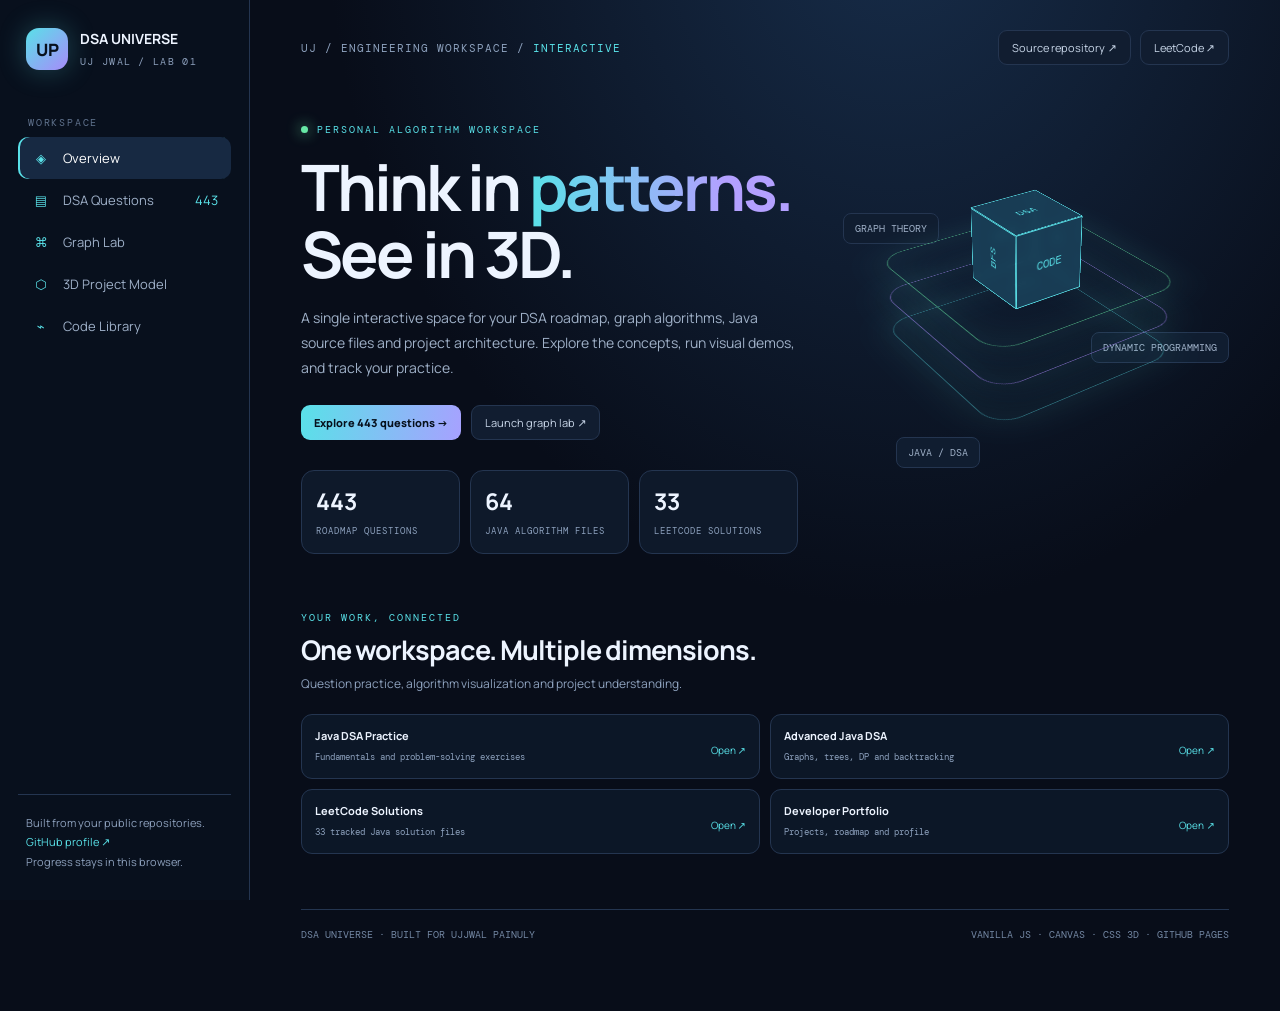
<file: portfolio/dsa-lab/index.html>
<!doctype html>
<html lang="en"><head><meta charset="utf-8"><meta name="viewport" content="width=device-width,initial-scale=1"><meta name="theme-color" content="#080d19"><meta name="description" content="Ujjwal's interactive DSA universe — 443 roadmap questions, Java algorithm library, graph visualizer and 3D project architecture."><title>DSA Universe — Ujjwal Painuly</title><link rel="preconnect" href="https://fonts.googleapis.com"><link href="https://fonts.googleapis.com/css2?family=DM+Mono:wght@400;500&family=Manrope:wght@400;500;600;700;800&display=swap" rel="stylesheet"><style>
:root{--bg:#080d19;--panel:#101a2b;--panel2:#132139;--line:#243550;--text:#edf4ff;--muted:#8da1bd;--cyan:#59e1e8;--violet:#a78bfa;--green:#67e8a5;--amber:#f6c66b;--shadow:0 22px 70px #0006}*{box-sizing:border-box}html{scroll-behavior:smooth}body{margin:0;background:radial-gradient(ellipse at 70% -10%,#172d4a 0,transparent 45%),var(--bg);color:var(--text);font-family:Manrope,system-ui,sans-serif}button,input{font:inherit}a{color:inherit;text-decoration:none}.shell{display:grid;grid-template-columns:250px 1fr;min-height:100vh}.side{position:sticky;top:0;height:100vh;padding:28px 18px;border-right:1px solid var(--line);background:#09111ee8;backdrop-filter:blur(18px);display:flex;flex-direction:column;z-index:5}.brand{display:flex;gap:12px;align-items:center;padding:0 8px 28px}.mark{width:42px;height:42px;border-radius:13px;background:linear-gradient(135deg,var(--cyan),var(--violet));display:grid;place-items:center;color:#08111e;font-weight:900;font-size:17px;box-shadow:0 0 28px #59e1e844}.brand b{display:block;font-size:14px}.brand small{color:var(--muted);font:10px 'DM Mono';letter-spacing:1.3px}.navlabel{font:10px 'DM Mono';color:#60738e;letter-spacing:1.8px;padding:18px 10px 8px}.nav button{width:100%;border:0;background:transparent;color:#9eb0c8;text-align:left;padding:12px 13px;border-radius:10px;cursor:pointer;font-size:13px;display:flex;align-items:center;gap:12px}.nav button.active,.nav button:hover{background:#172942;color:white}.nav button.active{box-shadow:inset 2px 0 var(--cyan)}.nav i{font-style:normal;width:20px;text-align:center;color:var(--cyan)}.sidefoot{margin-top:auto;border-top:1px solid var(--line);padding:18px 8px 0;color:var(--muted);font-size:11px;line-height:1.8}.sidefoot a{color:var(--cyan)}main{min-width:0;padding:30px clamp(18px,4vw,58px) 70px;max-width:1600px;width:100%;margin:auto}.topbar{display:flex;justify-content:space-between;align-items:center;gap:15px;margin-bottom:32px}.crumb{font:11px 'DM Mono';color:var(--muted);letter-spacing:1px}.toplinks{display:flex;gap:9px;flex-wrap:wrap}.pillbtn{border:1px solid var(--line);background:#111d30;color:#c8d6e8;border-radius:9px;padding:9px 13px;font-size:11px}.pillbtn:hover{border-color:var(--cyan);color:white}.hero{display:grid;grid-template-columns:1.1fr .9fr;gap:25px;align-items:center;padding:26px 0 45px}.eyebrow{font:10px 'DM Mono';letter-spacing:2px;color:var(--cyan);display:flex;align-items:center;gap:9px}.pulse{width:7px;height:7px;background:var(--green);border-radius:50%;box-shadow:0 0 14px var(--green)}h1{font-size:clamp(38px,5vw,67px);line-height:1.04;letter-spacing:-3px;margin:18px 0}.grad{background:linear-gradient(90deg,var(--cyan),#b3a0ff 75%);color:transparent;background-clip:text}.lede{color:#9fb0c7;line-height:1.8;max-width:620px;font-size:14px}.hero-actions{display:flex;gap:10px;flex-wrap:wrap;margin-top:24px}.primary{background:linear-gradient(100deg,var(--cyan),#a7a1ff);color:#07111d;border:0;font-weight:800}.statgrid{display:grid;grid-template-columns:repeat(3,1fr);gap:10px;margin-top:30px}.stat{border:1px solid var(--line);background:#0e192a;padding:14px;border-radius:13px}.stat strong{font-size:23px;display:block}.stat span{font:9px 'DM Mono';color:var(--muted);letter-spacing:1px}.hero-art{height:300px;display:grid;place-items:center;perspective:900px;position:relative}.core{width:210px;height:210px;position:relative;transform-style:preserve-3d;transform:rotateX(58deg) rotateZ(-35deg);animation:float 9s ease-in-out infinite}.core .plane{position:absolute;inset:0;border:1px solid #59e1e866;border-radius:28px;box-shadow:inset 0 0 55px #59e1e812,0 0 45px #59e1e81c}.plane.p2{transform:translateZ(38px);border-color:#a78bfa88}.plane.p3{transform:translateZ(76px);border-color:#67e8a588}.core .cube{position:absolute;left:68px;top:68px;width:74px;height:74px;transform-style:preserve-3d;transform:translateZ(100px)}.face{position:absolute;width:74px;height:74px;background:#183c55dd;border:1px solid var(--cyan);display:grid;place-items:center;color:var(--cyan);font:12px 'DM Mono';backdrop-filter:blur(5px)}.front{transform:translateZ(37px)}.back{transform:rotateY(180deg) translateZ(37px)}.right{transform:rotateY(90deg) translateZ(37px)}.left{transform:rotateY(-90deg) translateZ(37px)}.top{transform:rotateX(90deg) translateZ(37px)}.bottom{transform:rotateX(-90deg) translateZ(37px)}@keyframes float{50%{transform:rotateX(58deg) rotateZ(-15deg) translateY(-12px)}}.orbitlabel{position:absolute;font:10px 'DM Mono';color:#9fb0c7;background:#101d30;border:1px solid var(--line);padding:8px 11px;border-radius:8px}.ol1{top:25px;left:5%}.ol2{right:0;top:48%}.ol3{bottom:20px;left:18%}.view{display:none}.view.active{display:block}.sectionhead{display:flex;justify-content:space-between;align-items:end;gap:18px;margin:12px 0 22px}.sectionhead h2{font-size:27px;letter-spacing:-1px;margin:7px 0}.sectionhead p{color:var(--muted);font-size:12px;margin:0}.panel{background:linear-gradient(145deg,#111e31,#0c1626);border:1px solid var(--line);border-radius:17px;box-shadow:var(--shadow)}.toolbar{display:flex;gap:10px;flex-wrap:wrap;padding:15px;border-bottom:1px solid var(--line)}.search{flex:1;min-width:190px;background:#091321;border:1px solid #2b405c;color:white;padding:11px 13px;border-radius:9px;outline:none}.search:focus{border-color:var(--cyan)}select{background:#091321;color:#dce9f8;border:1px solid #2b405c;padding:10px;border-radius:9px}.progresswrap{padding:13px 16px;border-bottom:1px solid var(--line)}.progressmeta{display:flex;justify-content:space-between;font:10px 'DM Mono';color:var(--muted);margin-bottom:9px}.track{height:6px;background:#25364e;border-radius:9px;overflow:hidden}.track span{display:block;height:100%;background:linear-gradient(90deg,var(--cyan),var(--violet));width:0;transition:width .3s}.questionlist{max-height:590px;overflow:auto;padding:7px 14px}.qrow{display:grid;grid-template-columns:22px 1fr auto;gap:10px;align-items:center;padding:12px 6px;border-bottom:1px solid #1c2b40}.qrow:last-child{border:0}.qrow input{accent-color:var(--cyan);width:16px;height:16px}.qtitle{font-size:12px;font-weight:700}.qcat{font:9px 'DM Mono';color:#8297b3;margin-top:4px}.qrow a{font:10px 'DM Mono';color:var(--cyan);white-space:nowrap}.qrow.done .qtitle{text-decoration:line-through;color:#70829a}.empty{padding:35px;text-align:center;color:var(--muted)}.split{display:grid;grid-template-columns:1fr 310px;gap:15px}.canvasbox{padding:14px}.canvashead{display:flex;justify-content:space-between;align-items:center;gap:10px;margin-bottom:12px}.canvashead b{font-size:13px}.canvashead small{color:var(--muted);font:10px 'DM Mono'}.graphcanvas{width:100%;height:370px;background:radial-gradient(ellipse,#13243b,#0a1423 75%);border:1px solid var(--line);border-radius:12px;display:block}.controls{display:flex;gap:8px;flex-wrap:wrap;margin:13px 0}.controls button,.action{background:#172942;color:#dbe8f8;border:1px solid #2c4260;border-radius:8px;padding:9px 12px;font-size:11px;cursor:pointer}.controls button:hover,.action:hover{border-color:var(--cyan)}.controls button.selected{background:#1a4050;border-color:var(--cyan);color:var(--cyan)}.log{background:#091321;border:1px solid var(--line);border-radius:11px;padding:13px;min-height:85px;color:#9fb2cc;font:11px/1.8 'DM Mono'}.sideinfo{padding:17px}.sideinfo h3{font-size:14px;margin:0 0 10px}.sideinfo p,.sideinfo li{color:var(--muted);font-size:11px;line-height:1.8}.sideinfo ul{padding-left:17px}.legend{display:flex;gap:13px;flex-wrap:wrap;margin-top:12px;font:9px 'DM Mono';color:var(--muted)}.dot{display:inline-block;width:7px;height:7px;border-radius:50%;margin-right:5px}.modelgrid{display:grid;grid-template-columns:1fr 1fr;gap:15px}.modelcard{padding:18px;min-height:350px;overflow:hidden}.modelcard h3{font-size:16px;margin:0 0 5px}.modelcard>p{font-size:11px;color:var(--muted);line-height:1.7}.modelstage{height:220px;display:grid;place-items:center;perspective:850px;overflow:hidden}.architecture{position:relative;width:260px;height:160px;transform-style:preserve-3d;transform:rotateX(57deg) rotateZ(-32deg);transition:transform .15s}.layer{position:absolute;left:35px;width:190px;height:54px;border:1px solid #59e1e8aa;border-radius:10px;background:linear-gradient(135deg,#163b54dd,#172a49dd);display:flex;align-items:center;justify-content:center;gap:8px;font:10px 'DM Mono';color:#c9faff;box-shadow:0 12px 25px #0005}.layer:nth-child(1){top:0;transform:translateZ(0)}.layer:nth-child(2){top:30px;transform:translateZ(-48px);border-color:#a78bfa}.layer:nth-child(3){top:60px;transform:translateZ(-96px);border-color:#67e8a5}.layer:nth-child(4){top:90px;transform:translateZ(-144px);border-color:#f6c66b}.layer span{font-size:18px}.projectlinks{display:flex;gap:8px;flex-wrap:wrap;margin-top:12px}.repo-list{display:grid;grid-template-columns:repeat(2,1fr);gap:10px}.repo{padding:13px;border:1px solid var(--line);border-radius:11px;background:#0c1727}.repo b{font-size:11px;display:block}.repo small{font:9px 'DM Mono';color:var(--muted)}.repo a{float:right;color:var(--cyan);font-size:10px}.codefiles{max-height:410px;overflow:auto}.file{display:flex;justify-content:space-between;gap:12px;padding:10px 13px;border-bottom:1px solid #1d2b40;font:10px 'DM Mono';color:#b7c7dc}.file a{color:var(--cyan)}.footer{margin-top:55px;border-top:1px solid var(--line);padding-top:18px;display:flex;justify-content:space-between;gap:10px;color:#7387a3;font:10px 'DM Mono'}@media(max-width:980px){.shell{grid-template-columns:1fr}.side{position:sticky;height:auto;padding:12px 15px;flex-direction:row;align-items:center;border-right:0;border-bottom:1px solid var(--line)}.brand{padding:0;margin-right:auto}.brand small,.navlabel,.sidefoot{display:none}.nav{display:flex;gap:3px;overflow:auto}.nav button{width:auto;white-space:nowrap;padding:10px;font-size:11px}.nav button i{display:none}main{padding-top:20px}.hero{grid-template-columns:1fr .7fr}.split{grid-template-columns:1fr}.sideinfo{order:2}}@media(max-width:650px){.side{display:block}.brand{padding-bottom:10px}.nav{padding-top:4px}.nav button{font-size:10px;padding:8px}.hero{grid-template-columns:1fr;padding-top:12px}.hero-art{height:220px}.core{transform:scale(.75) rotateX(58deg) rotateZ(-35deg)}h1{letter-spacing:-2px}.stat strong{font-size:18px}.stat span{font-size:8px}.sectionhead{align-items:start;flex-direction:column}.modelgrid,.repo-list{grid-template-columns:1fr}.graphcanvas{height:300px}.qrow{grid-template-columns:20px 1fr}.qrow>a{grid-column:2}.topbar{align-items:flex-start;flex-direction:column}.footer{flex-direction:column}}
</style></head><body><div class="shell"><aside class="side"><div class="brand"><div class="mark">UP</div><div><b>DSA UNIVERSE</b><small>UJ JWAL / LAB 01</small></div></div><nav class="nav"><div class="navlabel">WORKSPACE</div><button class="active" data-view="overview"><i>◈</i> Overview</button><button data-view="questions"><i>▤</i> DSA Questions <span style="margin-left:auto;color:var(--cyan)">443</span></button><button data-view="graphs"><i>⌘</i> Graph Lab</button><button data-view="projects"><i>⬡</i> 3D Project Model</button><button data-view="library"><i>⌁</i> Code Library</button></nav><div class="sidefoot">Built from your public repositories.<br><a href="https://github.com/ujjwal-painuly" target="_blank">GitHub profile ↗</a><br>Progress stays in this browser.</div></aside><main><div class="topbar"><div class="crumb">UJ / ENGINEERING WORKSPACE / <span style="color:var(--cyan)">INTERACTIVE</span></div><div class="toplinks"><a class="pillbtn" href="https://github.com/ujjwal-painuly/ayushpainuly1234-ui" target="_blank">Source repository ↗</a><a class="pillbtn" href="https://leetcode.com/u/code_with_ujjwal26/" target="_blank">LeetCode ↗</a></div></div>
<section class="view active" id="overview"><div class="hero"><div><div class="eyebrow"><i class="pulse"></i> PERSONAL ALGORITHM WORKSPACE</div><h1>Think in <span class="grad">patterns.</span><br>See in 3D.</h1><p class="lede">A single interactive space for your DSA roadmap, graph algorithms, Java source files and project architecture. Explore the concepts, run visual demos, and track your practice.</p><div class="hero-actions"><button class="pillbtn primary" data-go="questions">Explore 443 questions →</button><button class="pillbtn" data-go="graphs">Launch graph lab ↗</button></div><div class="statgrid"><div class="stat"><strong>443</strong><span>ROADMAP QUESTIONS</span></div><div class="stat"><strong>64</strong><span>JAVA ALGORITHM FILES</span></div><div class="stat"><strong>33</strong><span>LEETCODE SOLUTIONS</span></div></div></div><div class="hero-art"><span class="orbitlabel ol1">GRAPH THEORY</span><span class="orbitlabel ol2">DYNAMIC PROGRAMMING</span><span class="orbitlabel ol3">JAVA / DSA</span><div class="core"><div class="plane"></div><div class="plane p2"></div><div class="plane p3"></div><div class="cube"><div class="face front">DSA</div><div class="face back">JAVA</div><div class="face right">DP</div><div class="face left">BFS</div><div class="face top">TREE</div><div class="face bottom">CODE</div></div></div></div></div><div class="sectionhead"><div><div class="eyebrow">YOUR WORK, CONNECTED</div><h2>One workspace. Multiple dimensions.</h2><p>Question practice, algorithm visualization and project understanding.</p></div></div><div class="repo-list"><div class="repo"><b>Java DSA Practice</b><small>Fundamentals and problem-solving exercises</small><a href="https://github.com/ujjwal-painuly/java-dsa-practice" target="_blank">Open ↗</a></div><div class="repo"><b>Advanced Java DSA</b><small>Graphs, trees, DP and backtracking</small><a href="https://github.com/ujjwal-painuly/advanced-java-dsa" target="_blank">Open ↗</a></div><div class="repo"><b>LeetCode Solutions</b><small>33 tracked Java solution files</small><a href="https://github.com/ujjwal-painuly/leetcode-solutions" target="_blank">Open ↗</a></div><div class="repo"><b>Developer Portfolio</b><small>Projects, roadmap and profile</small><a href="https://github.com/ujjwal-painuly/ayushpainuly1234-ui" target="_blank">Open ↗</a></div></div></section>
<section class="view" id="questions"><div class="sectionhead"><div><div class="eyebrow">YOUR ORIGINAL ROADMAP</div><h2>443 problems. 22 categories.</h2><p>Imported from the roadmap embedded in your portfolio. Search, filter and save progress.</p></div></div><div class="panel"><div class="toolbar"><input class="search" id="qsearch" placeholder="Search problem, number or topic…"><select id="qgroup"><option value="all">All tracks</option><option value="faang patterns">FAANG patterns</option><option value="graphs">Graphs</option><option value="dynamic programming">Dynamic programming</option></select><select id="qcategory"><option value="all">All categories</option></select><button class="action" id="reset">Reset progress</button></div><div class="progresswrap"><div class="progressmeta"><span id="progressText">0 / 443 completed</span><span id="progressPct">0%</span></div><div class="track"><span id="progressBar"></span></div></div><div class="questionlist" id="questionList"></div></div></section>
<section class="view" id="graphs"><div class="sectionhead"><div><div class="eyebrow">INTERACTIVE ALGORITHM VISUALIZER</div><h2>Graph Lab<span class="grad">.</span></h2><p>Explore traversal and shortest-path logic on a live graph.</p></div></div><div class="split"><div class="panel canvasbox"><div class="canvashead"><b>Weighted undirected graph</b><small id="graphStatus">READY · START NODE A</small></div><canvas id="graphCanvas" class="graphcanvas" width="900" height="520"></canvas><div class="controls"><button class="selected" data-algo="bfs">BFS traversal</button><button data-algo="dfs">DFS traversal</button><button data-algo="dijkstra">Dijkstra shortest path</button><button id="stepGraph">Next step →</button><button id="playGraph">Auto run ▶</button><button id="resetGraph">Reset</button></div><div class="log" id="graphLog">Choose BFS, DFS or Dijkstra, then press Next step or Auto run. Start node: A.</div><div class="legend"><span><i class="dot" style="background:#59e1e8"></i>Visited</span><span><i class="dot" style="background:#f6c66b"></i>Current</span><span><i class="dot" style="background:#67e8a5"></i>Shortest path</span><span><i class="dot" style="background:#7387a3"></i>Unvisited</span></div></div><aside class="panel sideinfo"><h3>What to observe</h3><p id="algoExplain">BFS explores level by level using a queue. It finds shortest paths in an unweighted graph.</p><ul id="algoFacts"><li>Data structure: Queue</li><li>Time: O(V + E)</li><li>Space: O(V)</li></ul><hr style="border:0;border-top:1px solid var(--line);margin:18px 0"><h3>Algorithm notebook</h3><p>Your Java repository includes BFS, DFS, Dijkstra, Bellman-Ford, Prim, Kosaraju, Tarjan, topological sorting and more.</p><a class="action" href="https://github.com/ujjwal-painuly/advanced-java-dsa/tree/main/graphs" target="_blank" style="display:inline-block">Open graph source ↗</a></aside></div></section>
<section class="view" id="projects"><div class="sectionhead"><div><div class="eyebrow">SYSTEMS, NOT JUST SCREENSHOTS</div><h2>Understand the project in 3D.</h2><p>Rotate the layered architecture to inspect how the parts connect.</p></div></div><div class="modelgrid"><article class="panel modelcard"><h3>CivicFix · system architecture</h3><p>Interactive layered model based on the project README and repository structure. Drag across the model to rotate.</p><div class="modelstage"><div class="architecture" id="civicModel"><div class="layer"><span>◎</span> HTML / CSS / Vanilla JS</div><div class="layer"><span>⌘</span> Node + Express API</div><div class="layer"><span>◉</span> Algorithms · Dijkstra / DP</div><div class="layer"><span>▦</span> PostgreSQL / MongoDB</div></div></div><div class="projectlinks"><span class="action" aria-label="Hosted demo currently unavailable">Hosted demo currently unavailable</span><a class="action" href="https://github.com/ujjwal-painuly/civicfix" target="_blank">Source code ↗</a></div></article><article class="panel modelcard"><h3>DSA learning architecture</h3><p>How the question catalogue, Java source library, visualizers and local progress tracker fit together.</p><div class="modelstage"><div class="architecture" id="dsaModel"><div class="layer"><span>▤</span> 443 Roadmap Questions</div><div class="layer"><span>♨</span> Java Algorithm Library</div><div class="layer"><span>⌘</span> Interactive Visualizers</div><div class="layer"><span>◷</span> Browser Progress Storage</div></div></div><div class="projectlinks"><a class="action" href="https://github.com/ujjwal-painuly/advanced-java-dsa" target="_blank">Advanced DSA ↗</a><a class="action" href="https://github.com/ujjwal-painuly/leetcode-solutions" target="_blank">LeetCode repo ↗</a></div></article></div><div class="panel sideinfo" style="margin-top:15px"><h3>Project flow explained</h3><p><b style="color:var(--cyan)">1 · Client:</b> The interface accepts issue reports and displays planning information.</p><p><b style="color:var(--violet)">2 · API:</b> Express routes handle requests and coordinate application logic.</p><p><b style="color:var(--green)">3 · Algorithms:</b> Graph search and optimization logic help reason about routes and repair priorities.</p><p><b style="color:var(--amber)">4 · Data:</b> Persistent storage holds application records. This is a conceptual architecture view, not a live production topology.</p></div></section>
<section class="view" id="library"><div class="sectionhead"><div><div class="eyebrow">REAL FILES FROM YOUR REPOSITORIES</div><h2>Code Library<span class="grad">.</span></h2><p>Browse source filenames discovered from your GitHub trees and open the exact files.</p></div></div><div class="toolbar panel" style="margin-bottom:13px"><input class="search" id="filesearch" placeholder="Filter Java files…"><select id="filegroup"><option value="advanced">Advanced Java DSA</option><option value="leetcode">LeetCode solutions</option></select></div><div class="panel codefiles" id="fileList"></div><div class="projectlinks"><a class="action" href="https://github.com/ujjwal-painuly/java-dsa-practice" target="_blank">Java basics repository ↗</a><a class="action" href="https://github.com/ujjwal-painuly/advanced-java-dsa" target="_blank">Advanced DSA repository ↗</a></div></section>
<div class="footer"><span>DSA UNIVERSE · BUILT FOR UJJWAL PAINULY</span><span>VANILLA JS · CANVAS · CSS 3D · GITHUB PAGES</span></div></main></div>
<script>
const DATA={"tasks":[{"id":"task-0-0","category":"1. Sliding Window","group":"faang patterns","title":"LC 643 — Maximum Average Subarray I","url":"https://leetcode.com/problems/maximum-average-subarray-i/"},{"id":"task-0-1","category":"1. Sliding Window","group":"faang patterns","title":"LC 1456 — Maximum Number of Vowels in a Substring","url":"https://leetcode.com/problems/maximum-number-of-vowels-in-a-substring/"},{"id":"task-0-2","category":"1. Sliding Window","group":"faang patterns","title":"LC 1343 — Number of Subarrays of Size K","url":"https://leetcode.com/problems/number-of-subarrays-of-size-k/"},{"id":"task-0-3","category":"1. Sliding Window","group":"faang patterns","title":"LC 209 — Minimum Size Subarray Sum","url":"https://leetcode.com/problems/minimum-size-subarray-sum/"},{"id":"task-0-4","category":"1. Sliding Window","group":"faang patterns","title":"LC 3 — Longest Substring Without Repeating Characters","url":"https://leetcode.com/problems/longest-substring-without-repeating-characters/"},{"id":"task-0-5","category":"1. Sliding Window","group":"faang patterns","title":"LC 1004 — Max Consecutive Ones III","url":"https://leetcode.com/problems/max-consecutive-ones-iii/"},{"id":"task-0-6","category":"1. Sliding Window","group":"faang patterns","title":"LC 1493 — Longest Subarray of 1's After Deleting One","url":"https://leetcode.com/problems/longest-subarray-of-1s-after-deleting-one/"},{"id":"task-0-7","category":"1. Sliding Window","group":"faang patterns","title":"LC 904 — Fruit Into Baskets","url":"https://leetcode.com/problems/fruit-into-baskets/"},{"id":"task-0-8","category":"1. Sliding Window","group":"faang patterns","title":"LC 713 — Subarray Product Less Than K","url":"https://leetcode.com/problems/subarray-product-less-than-k/"},{"id":"task-0-9","category":"1. Sliding Window","group":"faang patterns","title":"LC 1208 — Get Equal Substrings Within Budget","url":"https://leetcode.com/problems/get-equal-substrings-within-budget/"},{"id":"task-0-10","category":"1. Sliding Window","group":"faang patterns","title":"LC 567 — Permutation in String","url":"https://leetcode.com/problems/permutation-in-string/"},{"id":"task-0-11","category":"1. Sliding Window","group":"faang patterns","title":"LC 438 — Find All Anagrams in a String","url":"https://leetcode.com/problems/find-all-anagrams-in-a-string/"},{"id":"task-0-12","category":"1. Sliding Window","group":"faang patterns","title":"LC 424 — Longest Repeating Character Replacement","url":"https://leetcode.com/problems/longest-repeating-character-replacement/"},{"id":"task-0-13","category":"1. Sliding Window","group":"faang patterns","title":"LC 76 — Minimum Window Substring","url":"https://leetcode.com/problems/minimum-window-substring/"},{"id":"task-0-14","category":"1. Sliding Window","group":"faang patterns","title":"LC 30 — Substring with Concatenation of All Words","url":"https://leetcode.com/problems/substring-with-concatenation-of-all-words/"},{"id":"task-0-15","category":"1. Sliding Window","group":"faang patterns","title":"LC 340 — Longest Substring with At Most K Distinct Characters","url":"https://leetcode.com/problems/longest-substring-with-at-most-k-distinct-characters/"},{"id":"task-0-16","category":"1. Sliding Window","group":"faang patterns","title":"LC 159 — Longest Substring with At Most Two Distinct Characters","url":"https://leetcode.com/problems/longest-substring-with-at-most-two-distinct-characters/"},{"id":"task-0-17","category":"1. Sliding Window","group":"faang patterns","title":"LC 992 — Subarrays with K Different Integers","url":"https://leetcode.com/problems/subarrays-with-k-different-integers/"},{"id":"task-0-18","category":"1. Sliding Window","group":"faang patterns","title":"LC 1248 — Count Number of Nice Subarrays","url":"https://leetcode.com/problems/count-number-of-nice-subarrays/"},{"id":"task-0-19","category":"1. Sliding Window","group":"faang patterns","title":"LC 930 — Binary Subarrays With Sum","url":"https://leetcode.com/problems/binary-subarrays-with-sum/"},{"id":"task-0-20","category":"1. Sliding Window","group":"faang patterns","title":"LC 239 — Sliding Window Maximum","url":"https://leetcode.com/problems/sliding-window-maximum/"},{"id":"task-0-21","category":"1. Sliding Window","group":"faang patterns","title":"LC 480 — Sliding Window Median","url":"https://leetcode.com/problems/sliding-window-median/"},{"id":"task-0-22","category":"1. Sliding Window","group":"faang patterns","title":"LC 2444 — Count Subarrays With Fixed Bounds","url":"https://leetcode.com/problems/count-subarrays-with-fixed-bounds/"},{"id":"task-0-23","category":"1. Sliding Window","group":"faang patterns","title":"LC 1695 — Maximum Erasure Value","url":"https://leetcode.com/problems/maximum-erasure-value/"},{"id":"task-0-24","category":"1. Sliding Window","group":"faang patterns","title":"LC 2024 — Maximize the Confusion of an Exam","url":"https://leetcode.com/problems/maximize-the-confusion-of-an-exam/"},{"id":"task-0-25","category":"1. Sliding Window","group":"faang patterns","title":"LC 1838 — Frequency of the Most Frequent Element","url":"https://leetcode.com/problems/frequency-of-the-most-frequent-element/"},{"id":"task-0-26","category":"1. Sliding Window","group":"faang patterns","title":"LC 2958 — Length of Longest Subarray With At Most K Frequency","url":"https://leetcode.com/problems/length-of-longest-subarray-with-at-most-k-frequency/"},{"id":"task-0-27","category":"1. Sliding Window","group":"faang patterns","title":"LC 1234 — Replace the Substring for Balanced String","url":"https://leetcode.com/problems/replace-the-substring-for-balanced-string/"},{"id":"task-0-28","category":"1. Sliding Window","group":"faang patterns","title":"LC 632 — Smallest Range Covering Elements from K Lists","url":"https://leetcode.com/problems/smallest-range-covering-elements-from-k-lists/"},{"id":"task-0-29","category":"1. Sliding Window","group":"faang patterns","title":"LC 1574 — Shortest Subarray to be Removed to Make Array Sorted","url":"https://leetcode.com/problems/shortest-subarray-to-be-removed-to-make-array-sorted/"},{"id":"task-0-30","category":"1. Sliding Window","group":"faang patterns","title":"GFG — Smallest Distinct Window","url":"https://leetcode.com/problemset/?search=Smallest%20Distinct%20Window"},{"id":"task-0-31","category":"1. Sliding Window","group":"faang patterns","title":"GFG — First Negative Integer in Every Window","url":"https://leetcode.com/problemset/?search=First%20Negative%20Integer%20in%20Every%20Window"},{"id":"task-0-32","category":"1. Sliding Window","group":"faang patterns","title":"GFG — Max of All Subarrays of Size K","url":"https://leetcode.com/problemset/?search=Max%20of%20All%20Subarrays%20of%20Size%20K"},{"id":"task-0-33","category":"1. Sliding Window","group":"faang patterns","title":"GFG — Longest Substring with K Unique Characters","url":"https://leetcode.com/problemset/?search=Longest%20Substring%20with%20K%20Unique%20Characters"},{"id":"task-0-34","category":"1. Sliding Window","group":"faang patterns","title":"GFG — Count Occurrences of Anagrams","url":"https://leetcode.com/problemset/?search=Count%20Occurrences%20of%20Anagrams"},{"id":"task-1-0","category":"2. Two Pointers","group":"faang patterns","title":"LC 11 — Container With Most Water","url":"https://leetcode.com/problems/container-with-most-water/"},{"id":"task-1-1","category":"2. Two Pointers","group":"faang patterns","title":"LC 15 — 3Sum","url":"https://leetcode.com/problems/3sum/"},{"id":"task-1-2","category":"2. Two Pointers","group":"faang patterns","title":"LC 16 — 3Sum Closest","url":"https://leetcode.com/problems/3sum-closest/"},{"id":"task-1-3","category":"2. Two Pointers","group":"faang patterns","title":"LC 18 — 4Sum","url":"https://leetcode.com/problems/4sum/"},{"id":"task-1-4","category":"2. Two Pointers","group":"faang patterns","title":"LC 26 — Remove Duplicates from Sorted Array","url":"https://leetcode.com/problems/remove-duplicates-from-sorted-array/"},{"id":"task-1-5","category":"2. Two Pointers","group":"faang patterns","title":"LC 27 — Remove Element","url":"https://leetcode.com/problems/remove-element/"},{"id":"task-1-6","category":"2. Two Pointers","group":"faang patterns","title":"LC 75 — Sort Colors","url":"https://leetcode.com/problems/sort-colors/"},{"id":"task-1-7","category":"2. Two Pointers","group":"faang patterns","title":"LC 80 — Remove Duplicates from Sorted Array II","url":"https://leetcode.com/problems/remove-duplicates-from-sorted-array-ii/"},{"id":"task-1-8","category":"2. Two Pointers","group":"faang patterns","title":"LC 125 — Valid Palindrome","url":"https://leetcode.com/problems/valid-palindrome/"},{"id":"task-1-9","category":"2. Two Pointers","group":"faang patterns","title":"LC 167 — Two Sum II","url":"https://leetcode.com/problems/two-sum-ii/"},{"id":"task-1-10","category":"2. Two Pointers","group":"faang patterns","title":"LC 283 — Move Zeroes","url":"https://leetcode.com/problems/move-zeroes/"},{"id":"task-1-11","category":"2. Two Pointers","group":"faang patterns","title":"LC 344 — Reverse String","url":"https://leetcode.com/problems/reverse-string/"},{"id":"task-1-12","category":"2. Two Pointers","group":"faang patterns","title":"LC 345 — Reverse Vowels of a String","url":"https://leetcode.com/problems/reverse-vowels-of-a-string/"},{"id":"task-1-13","category":"2. Two Pointers","group":"faang patterns","title":"LC 392 — Is Subsequence","url":"https://leetcode.com/problems/is-subsequence/"},{"id":"task-1-14","category":"2. Two Pointers","group":"faang patterns","title":"LC 844 — Backspace String Compare","url":"https://leetcode.com/problems/backspace-string-compare/"},{"id":"task-1-15","category":"2. Two Pointers","group":"faang patterns","title":"LC 881 — Boats to Save People","url":"https://leetcode.com/problems/boats-to-save-people/"},{"id":"task-1-16","category":"2. Two Pointers","group":"faang patterns","title":"LC 42 — Trapping Rain Water","url":"https://leetcode.com/problems/trapping-rain-water/"},{"id":"task-1-17","category":"2. Two Pointers","group":"faang patterns","title":"LC 977 — Squares of a Sorted Array","url":"https://leetcode.com/problems/squares-of-a-sorted-array/"},{"id":"task-1-18","category":"2. Two Pointers","group":"faang patterns","title":"LC 923 — 3Sum With Multiplicity","url":"https://leetcode.com/problems/3sum-with-multiplicity/"},{"id":"task-1-19","category":"2. Two Pointers","group":"faang patterns","title":"LC 948 — Bag of Tokens","url":"https://leetcode.com/problems/bag-of-tokens/"},{"id":"task-1-20","category":"2. Two Pointers","group":"faang patterns","title":"LC 1577 — Number of Ways Where Square of Number Is Equal to Product of Two Numbers","url":"https://leetcode.com/problems/number-of-ways-where-square-of-number-is-equal-to-product-of-two-numbers/"},{"id":"task-1-21","category":"2. Two Pointers","group":"faang patterns","title":"LC 1498 — Number of Subsequences That Satisfy the Given Sum Condition","url":"https://leetcode.com/problems/number-of-subsequences-that-satisfy-the-given-sum-condition/"},{"id":"task-1-22","category":"2. Two Pointers","group":"faang patterns","title":"LC 259 — 3Sum Smaller","url":"https://leetcode.com/problems/3sum-smaller/"},{"id":"task-1-23","category":"2. Two Pointers","group":"faang patterns","title":"LC 360 — Sort Transformed Array","url":"https://leetcode.com/problems/sort-transformed-array/"},{"id":"task-2-0","category":"3. Prefix Sum + HashMap","group":"faang patterns","title":"LC 560 — Subarray Sum Equals K","url":"https://leetcode.com/problems/subarray-sum-equals-k/"},{"id":"task-2-1","category":"3. Prefix Sum + HashMap","group":"faang patterns","title":"LC 974 — Subarray Sums Divisible by K","url":"https://leetcode.com/problems/subarray-sums-divisible-by-k/"},{"id":"task-2-2","category":"3. Prefix Sum + HashMap","group":"faang patterns","title":"LC 523 — Continuous Subarray Sum","url":"https://leetcode.com/problems/continuous-subarray-sum/"},{"id":"task-2-3","category":"3. Prefix Sum + HashMap","group":"faang patterns","title":"LC 525 — Contiguous Array","url":"https://leetcode.com/problems/contiguous-array/"},{"id":"task-2-4","category":"3. Prefix Sum + HashMap","group":"faang patterns","title":"LC 930 — Binary Subarrays With Sum","url":"https://leetcode.com/problems/binary-subarrays-with-sum/"},{"id":"task-2-5","category":"3. Prefix Sum + HashMap","group":"faang patterns","title":"LC 1248 — Count Number of Nice Subarrays","url":"https://leetcode.com/problems/count-number-of-nice-subarrays/"},{"id":"task-2-6","category":"3. Prefix Sum + HashMap","group":"faang patterns","title":"LC 325 — Maximum Size Subarray Sum Equals K","url":"https://leetcode.com/problems/maximum-size-subarray-sum-equals-k/"},{"id":"task-2-7","category":"3. Prefix Sum + HashMap","group":"faang patterns","title":"LC 1124 — Longest Well-Performing Interval","url":"https://leetcode.com/problems/longest-well-performing-interval/"},{"id":"task-2-8","category":"3. Prefix Sum + HashMap","group":"faang patterns","title":"LC 1590 — Make Sum Divisible by P","url":"https://leetcode.com/problems/make-sum-divisible-by-p/"},{"id":"task-2-9","category":"3. Prefix Sum + HashMap","group":"faang patterns","title":"LC 1371 — Longest Substring Containing Vowels in Even Counts","url":"https://leetcode.com/problems/longest-substring-containing-vowels-in-even-counts/"},{"id":"task-2-10","category":"3. Prefix Sum + HashMap","group":"faang patterns","title":"LC 1658 — Minimum Operations to Reduce X to Zero","url":"https://leetcode.com/problems/minimum-operations-to-reduce-x-to-zero/"},{"id":"task-2-11","category":"3. Prefix Sum + HashMap","group":"faang patterns","title":"LC 2488 — Count Subarrays With Median K","url":"https://leetcode.com/problems/count-subarrays-with-median-k/"},{"id":"task-2-12","category":"3. Prefix Sum + HashMap","group":"faang patterns","title":"LC 2845 — Count of Interesting Subarrays","url":"https://leetcode.com/problems/count-of-interesting-subarrays/"},{"id":"task-2-13","category":"3. Prefix Sum + HashMap","group":"faang patterns","title":"LC 363 — Max Sum of Rectangle No Larger Than K","url":"https://leetcode.com/problems/max-sum-of-rectangle-no-larger-than-k/"},{"id":"task-2-14","category":"3. Prefix Sum + HashMap","group":"faang patterns","title":"LC 1074 — Number of Submatrices That Sum to Target","url":"https://leetcode.com/problems/number-of-submatrices-that-sum-to-target/"},{"id":"task-2-15","category":"3. Prefix Sum + HashMap","group":"faang patterns","title":"GFG — Largest Subarray with 0 Sum","url":"https://leetcode.com/problemset/?search=Largest%20Subarray%20with%200%20Sum"},{"id":"task-2-16","category":"3. Prefix Sum + HashMap","group":"faang patterns","title":"GFG — Longest Consecutive Subsequence","url":"https://leetcode.com/problemset/?search=Longest%20Consecutive%20Subsequence"},{"id":"task-2-17","category":"3. Prefix Sum + HashMap","group":"faang patterns","title":"GFG — Count Subarrays with Given XOR","url":"https://leetcode.com/problemset/?search=Count%20Subarrays%20with%20Given%20XOR"},{"id":"task-2-18","category":"3. Prefix Sum + HashMap","group":"faang patterns","title":"GFG — Subarray with Given Sum","url":"https://leetcode.com/problemset/?search=Subarray%20with%20Given%20Sum"},{"id":"task-3-0","category":"4. Binary Search","group":"faang patterns","title":"LC 704 — Binary Search","url":"https://leetcode.com/problems/binary-search/"},{"id":"task-3-1","category":"4. Binary Search","group":"faang patterns","title":"LC 35 — Search Insert Position","url":"https://leetcode.com/problems/search-insert-position/"},{"id":"task-3-2","category":"4. Binary Search","group":"faang patterns","title":"LC 33 — Search in Rotated Sorted Array","url":"https://leetcode.com/problems/search-in-rotated-sorted-array/"},{"id":"task-3-3","category":"4. Binary Search","group":"faang patterns","title":"LC 81 — Search in Rotated Sorted Array II","url":"https://leetcode.com/problems/search-in-rotated-sorted-array-ii/"},{"id":"task-3-4","category":"4. Binary Search","group":"faang patterns","title":"LC 153 — Find Minimum in Rotated Sorted Array","url":"https://leetcode.com/problems/find-minimum-in-rotated-sorted-array/"},{"id":"task-3-5","category":"4. Binary Search","group":"faang patterns","title":"LC 154 — Find Minimum in Rotated Sorted Array II","url":"https://leetcode.com/problems/find-minimum-in-rotated-sorted-array-ii/"},{"id":"task-3-6","category":"4. Binary Search","group":"faang patterns","title":"LC 162 — Find Peak Element","url":"https://leetcode.com/problems/find-peak-element/"},{"id":"task-3-7","category":"4. Binary Search","group":"faang patterns","title":"LC 852 — Peak Index in a Mountain Array","url":"https://leetcode.com/problems/peak-index-in-a-mountain-array/"},{"id":"task-3-8","category":"4. Binary Search","group":"faang patterns","title":"LC 540 — Single Element in a Sorted Array","url":"https://leetcode.com/problems/single-element-in-a-sorted-array/"},{"id":"task-3-9","category":"4. Binary Search","group":"faang patterns","title":"LC 278 — First Bad Version","url":"https://leetcode.com/problems/first-bad-version/"},{"id":"task-3-10","category":"4. Binary Search","group":"faang patterns","title":"LC 875 — Koko Eating Bananas","url":"https://leetcode.com/problems/koko-eating-bananas/"},{"id":"task-3-11","category":"4. Binary Search","group":"faang patterns","title":"LC 1011 — Capacity To Ship Packages Within D Days","url":"https://leetcode.com/problems/capacity-to-ship-packages-within-d-days/"},{"id":"task-3-12","category":"4. Binary Search","group":"faang patterns","title":"LC 410 — Split Array Largest Sum","url":"https://leetcode.com/problems/split-array-largest-sum/"},{"id":"task-3-13","category":"4. Binary Search","group":"faang patterns","title":"LC 1482 — Minimum Number of Days to Make m Bouquets","url":"https://leetcode.com/problems/minimum-number-of-days-to-make-m-bouquets/"},{"id":"task-3-14","category":"4. Binary Search","group":"faang patterns","title":"LC 2187 — Minimum Time to Complete Trips","url":"https://leetcode.com/problems/minimum-time-to-complete-trips/"},{"id":"task-3-15","category":"4. Binary Search","group":"faang patterns","title":"LC 2064 — Minimized Maximum of Products Distributed to Any Store","url":"https://leetcode.com/problems/minimized-maximum-of-products-distributed-to-any-store/"},{"id":"task-3-16","category":"4. Binary Search","group":"faang patterns","title":"LC 2226 — Maximum Candies Allocated to K Children","url":"https://leetcode.com/problems/maximum-candies-allocated-to-k-children/"},{"id":"task-3-17","category":"4. Binary Search","group":"faang patterns","title":"LC 1552 — Magnetic Force Between Two Balls","url":"https://leetcode.com/problems/magnetic-force-between-two-balls/"},{"id":"task-3-18","category":"4. Binary Search","group":"faang patterns","title":"LC 1870 — Minimum Speed to Arrive on Time","url":"https://leetcode.com/problems/minimum-speed-to-arrive-on-time/"},{"id":"task-3-19","category":"4. Binary Search","group":"faang patterns","title":"LC 1891 — Cutting Ribbons","url":"https://leetcode.com/problems/cutting-ribbons/"},{"id":"task-3-20","category":"4. Binary Search","group":"faang patterns","title":"LC 4 — Median of Two Sorted Arrays","url":"https://leetcode.com/problems/median-of-two-sorted-arrays/"},{"id":"task-3-21","category":"4. Binary Search","group":"faang patterns","title":"LC 378 — Kth Smallest Element in a Sorted Matrix","url":"https://leetcode.com/problems/kth-smallest-element-in-a-sorted-matrix/"},{"id":"task-3-22","category":"4. Binary Search","group":"faang patterns","title":"LC 668 — Kth Smallest Number in Multiplication Table","url":"https://leetcode.com/problems/kth-smallest-number-in-multiplication-table/"},{"id":"task-3-23","category":"4. Binary Search","group":"faang patterns","title":"LC 719 — Find K-th Smallest Pair Distance","url":"https://leetcode.com/problems/find-k-th-smallest-pair-distance/"},{"id":"task-3-24","category":"4. Binary Search","group":"faang patterns","title":"LC 786 — K-th Smallest Prime Fraction","url":"https://leetcode.com/problems/k-th-smallest-prime-fraction/"},{"id":"task-3-25","category":"4. Binary Search","group":"faang patterns","title":"LC 1201 — Ugly Number III","url":"https://leetcode.com/problems/ugly-number-iii/"},{"id":"task-3-26","category":"4. Binary Search","group":"faang patterns","title":"LC 1231 — Divide Chocolate","url":"https://leetcode.com/problems/divide-chocolate/"},{"id":"task-3-27","category":"4. Binary Search","group":"faang patterns","title":"LC 644 — Maximum Average Subarray II","url":"https://leetcode.com/problems/maximum-average-subarray-ii/"},{"id":"task-3-28","category":"4. Binary Search","group":"faang patterns","title":"LC 774 — Minimize Max Distance to Gas Station","url":"https://leetcode.com/problems/minimize-max-distance-to-gas-station/"},{"id":"task-3-29","category":"4. Binary Search","group":"faang patterns","title":"LC 2141 — Maximum Running Time of N Computers","url":"https://leetcode.com/problems/maximum-running-time-of-n-computers/"},{"id":"task-3-30","category":"4. Binary Search","group":"faang patterns","title":"GFG — Aggressive Cows","url":"https://leetcode.com/problemset/?search=Aggressive%20Cows"},{"id":"task-3-31","category":"4. Binary Search","group":"faang patterns","title":"GFG — Book Allocation Problem","url":"https://leetcode.com/problemset/?search=Book%20Allocation%20Problem"},{"id":"task-3-32","category":"4. Binary Search","group":"faang patterns","title":"GFG — Painter's Partition Problem","url":"https://leetcode.com/problemset/?search=Painter's%20Partition%20Problem"},{"id":"task-3-33","category":"4. Binary Search","group":"faang patterns","title":"SPOJ — EKO","url":"https://leetcode.com/problemset/?search=EKO"},{"id":"task-4-0","category":"5. Monotonic Stack","group":"faang patterns","title":"LC 84 — Largest Rectangle in Histogram","url":"https://leetcode.com/problems/largest-rectangle-in-histogram/"},{"id":"task-4-1","category":"5. Monotonic Stack","group":"faang patterns","title":"LC 85 — Maximal Rectangle","url":"https://leetcode.com/problems/maximal-rectangle/"},{"id":"task-4-2","category":"5. Monotonic Stack","group":"faang patterns","title":"LC 739 — Daily Temperatures","url":"https://leetcode.com/problems/daily-temperatures/"},{"id":"task-4-3","category":"5. Monotonic Stack","group":"faang patterns","title":"LC 496 — Next Greater Element I","url":"https://leetcode.com/problems/next-greater-element-i/"},{"id":"task-4-4","category":"5. Monotonic Stack","group":"faang patterns","title":"LC 503 — Next Greater Element II","url":"https://leetcode.com/problems/next-greater-element-ii/"},{"id":"task-4-5","category":"5. Monotonic Stack","group":"faang patterns","title":"LC 901 — Online Stock Span","url":"https://leetcode.com/problems/online-stock-span/"},{"id":"task-4-6","category":"5. Monotonic Stack","group":"faang patterns","title":"LC 907 — Sum of Subarray Minimums","url":"https://leetcode.com/problems/sum-of-subarray-minimums/"},{"id":"task-4-7","category":"5. Monotonic Stack","group":"faang patterns","title":"LC 2104 — Sum of Subarray Ranges","url":"https://leetcode.com/problems/sum-of-subarray-ranges/"},{"id":"task-4-8","category":"5. Monotonic Stack","group":"faang patterns","title":"LC 2281 — Sum of Total Strength of Wizards","url":"https://leetcode.com/problems/sum-of-total-strength-of-wizards/"},{"id":"task-4-9","category":"5. Monotonic Stack","group":"faang patterns","title":"LC 456 — 132 Pattern","url":"https://leetcode.com/problems/132-pattern/"},{"id":"task-4-10","category":"5. Monotonic Stack","group":"faang patterns","title":"LC 1475 — Final Prices With a Special Discount in a Shop","url":"https://leetcode.com/problems/final-prices-with-a-special-discount-in-a-shop/"},{"id":"task-4-11","category":"5. Monotonic Stack","group":"faang patterns","title":"LC 1944 — Number of Visible People in a Queue","url":"https://leetcode.com/problems/number-of-visible-people-in-a-queue/"},{"id":"task-4-12","category":"5. Monotonic Stack","group":"faang patterns","title":"LC 2866 — Beautiful Towers II","url":"https://leetcode.com/problems/beautiful-towers-ii/"},{"id":"task-4-13","category":"5. Monotonic Stack","group":"faang patterns","title":"LC 2454 — Next Greater Element IV","url":"https://leetcode.com/problems/next-greater-element-iv/"},{"id":"task-4-14","category":"5. Monotonic Stack","group":"faang patterns","title":"LC 1856 — Maximum Subarray Min-Product","url":"https://leetcode.com/problems/maximum-subarray-min-product/"},{"id":"task-4-15","category":"5. Monotonic Stack","group":"faang patterns","title":"GFG — The Celebrity Problem","url":"https://leetcode.com/problemset/?search=The%20Celebrity%20Problem"},{"id":"task-4-16","category":"5. Monotonic Stack","group":"faang patterns","title":"GFG — Maximum Histogram Area","url":"https://leetcode.com/problemset/?search=Maximum%20Histogram%20Area"},{"id":"task-4-17","category":"5. Monotonic Stack","group":"faang patterns","title":"GFG — Next Greater Element","url":"https://leetcode.com/problemset/?search=Next%20Greater%20Element"},{"id":"task-5-0","category":"6. Kadane + Subarray","group":"faang patterns","title":"LC 53 — Maximum Subarray","url":"https://leetcode.com/problems/maximum-subarray/"},{"id":"task-5-1","category":"6. Kadane + Subarray","group":"faang patterns","title":"LC 918 — Maximum Sum Circular Subarray","url":"https://leetcode.com/problems/maximum-sum-circular-subarray/"},{"id":"task-5-2","category":"6. Kadane + Subarray","group":"faang patterns","title":"LC 152 — Maximum Product Subarray","url":"https://leetcode.com/problems/maximum-product-subarray/"},{"id":"task-5-3","category":"6. Kadane + Subarray","group":"faang patterns","title":"LC 1749 — Maximum Absolute Sum of Any Subarray","url":"https://leetcode.com/problems/maximum-absolute-sum-of-any-subarray/"},{"id":"task-5-4","category":"6. Kadane + Subarray","group":"faang patterns","title":"LC 1191 — K-Concatenation Maximum Sum","url":"https://leetcode.com/problems/k-concatenation-maximum-sum/"},{"id":"task-5-5","category":"6. Kadane + Subarray","group":"faang patterns","title":"LC 1567 — Maximum Length of Subarray With Positive Product","url":"https://leetcode.com/problems/maximum-length-of-subarray-with-positive-product/"},{"id":"task-5-6","category":"6. Kadane + Subarray","group":"faang patterns","title":"LC 1186 — Maximum Subarray Sum With One Deletion","url":"https://leetcode.com/problems/maximum-subarray-sum-with-one-deletion/"},{"id":"task-5-7","category":"6. Kadane + Subarray","group":"faang patterns","title":"LC 2321 — Maximum Score Of Spliced Array","url":"https://leetcode.com/problems/maximum-score-of-spliced-array/"},{"id":"task-5-8","category":"6. Kadane + Subarray","group":"faang patterns","title":"LC 978 — Longest Turbulent Subarray","url":"https://leetcode.com/problems/longest-turbulent-subarray/"},{"id":"task-5-9","category":"6. Kadane + Subarray","group":"faang patterns","title":"LC 845 — Longest Mountain in Array","url":"https://leetcode.com/problems/longest-mountain-in-array/"},{"id":"task-6-0","category":"7. Intervals","group":"faang patterns","title":"LC 56 — Merge Intervals","url":"https://leetcode.com/problems/merge-intervals/"},{"id":"task-6-1","category":"7. Intervals","group":"faang patterns","title":"LC 57 — Insert Interval","url":"https://leetcode.com/problems/insert-interval/"},{"id":"task-6-2","category":"7. Intervals","group":"faang patterns","title":"LC 435 — Non-overlapping Intervals","url":"https://leetcode.com/problems/non-overlapping-intervals/"},{"id":"task-6-3","category":"7. Intervals","group":"faang patterns","title":"LC 452 — Minimum Number of Arrows to Burst Balloons","url":"https://leetcode.com/problems/minimum-number-of-arrows-to-burst-balloons/"},{"id":"task-6-4","category":"7. Intervals","group":"faang patterns","title":"LC 253 — Meeting Rooms II","url":"https://leetcode.com/problems/meeting-rooms-ii/"},{"id":"task-6-5","category":"7. Intervals","group":"faang patterns","title":"LC 1288 — Remove Covered Intervals","url":"https://leetcode.com/problems/remove-covered-intervals/"},{"id":"task-6-6","category":"7. Intervals","group":"faang patterns","title":"LC 986 — Interval List Intersections","url":"https://leetcode.com/problems/interval-list-intersections/"},{"id":"task-6-7","category":"7. Intervals","group":"faang patterns","title":"LC 1024 — Video Stitching","url":"https://leetcode.com/problems/video-stitching/"},{"id":"task-6-8","category":"7. Intervals","group":"faang patterns","title":"LC 2406 — Divide Intervals Into Minimum Number of Groups","url":"https://leetcode.com/problems/divide-intervals-into-minimum-number-of-groups/"},{"id":"task-6-9","category":"7. Intervals","group":"faang patterns","title":"LC 729 — My Calendar I","url":"https://leetcode.com/problems/my-calendar-i/"},{"id":"task-6-10","category":"7. Intervals","group":"faang patterns","title":"LC 731 — My Calendar II","url":"https://leetcode.com/problems/my-calendar-ii/"},{"id":"task-6-11","category":"7. Intervals","group":"faang patterns","title":"LC 732 — My Calendar III","url":"https://leetcode.com/problems/my-calendar-iii/"},{"id":"task-6-12","category":"7. Intervals","group":"faang patterns","title":"LC 759 — Employee Free Time","url":"https://leetcode.com/problems/employee-free-time/"},{"id":"task-6-13","category":"7. Intervals","group":"faang patterns","title":"LC 1353 — Maximum Number of Events That Can Be Attended","url":"https://leetcode.com/problems/maximum-number-of-events-that-can-be-attended/"},{"id":"task-6-14","category":"7. Intervals","group":"faang patterns","title":"LC 252 — Meeting Rooms","url":"https://leetcode.com/problems/meeting-rooms/"},{"id":"task-7-0","category":"8. String Algorithms","group":"faang patterns","title":"LC 5 — Longest Palindromic Substring","url":"https://leetcode.com/problems/longest-palindromic-substring/"},{"id":"task-7-1","category":"8. String Algorithms","group":"faang patterns","title":"LC 49 — Group Anagrams","url":"https://leetcode.com/problems/group-anagrams/"},{"id":"task-7-2","category":"8. String Algorithms","group":"faang patterns","title":"LC 242 — Valid Anagram","url":"https://leetcode.com/problems/valid-anagram/"},{"id":"task-7-3","category":"8. String Algorithms","group":"faang patterns","title":"LC 28 — Find the Index of the First Occurrence in a String","url":"https://leetcode.com/problems/find-the-index-of-the-first-occurrence-in-a-string/"},{"id":"task-7-4","category":"8. String Algorithms","group":"faang patterns","title":"LC 14 — Longest Common Prefix","url":"https://leetcode.com/problems/longest-common-prefix/"},{"id":"task-7-5","category":"8. String Algorithms","group":"faang patterns","title":"LC 131 — Palindrome Partitioning","url":"https://leetcode.com/problems/palindrome-partitioning/"},{"id":"task-7-6","category":"8. String Algorithms","group":"faang patterns","title":"LC 214 — Shortest Palindrome","url":"https://leetcode.com/problems/shortest-palindrome/"},{"id":"task-7-7","category":"8. String Algorithms","group":"faang patterns","title":"LC 647 — Palindromic Substrings","url":"https://leetcode.com/problems/palindromic-substrings/"},{"id":"task-7-8","category":"8. String Algorithms","group":"faang patterns","title":"LC 1044 — Longest Duplicate Substring","url":"https://leetcode.com/problems/longest-duplicate-substring/"},{"id":"task-7-9","category":"8. String Algorithms","group":"faang patterns","title":"LC 1062 — Longest Repeating Substring","url":"https://leetcode.com/problems/longest-repeating-substring/"},{"id":"task-7-10","category":"8. String Algorithms","group":"faang patterns","title":"LC 1143 — Longest Common Subsequence","url":"https://leetcode.com/problems/longest-common-subsequence/"},{"id":"task-7-11","category":"8. String Algorithms","group":"faang patterns","title":"LC 516 — Longest Palindromic Subsequence","url":"https://leetcode.com/problems/longest-palindromic-subsequence/"},{"id":"task-7-12","category":"8. String Algorithms","group":"faang patterns","title":"LC 72 — Edit Distance","url":"https://leetcode.com/problems/edit-distance/"},{"id":"task-7-13","category":"8. String Algorithms","group":"faang patterns","title":"LC 44 — Wildcard Matching","url":"https://leetcode.com/problems/wildcard-matching/"},{"id":"task-7-14","category":"8. String Algorithms","group":"faang patterns","title":"LC 10 — Regular Expression Matching","url":"https://leetcode.com/problems/regular-expression-matching/"},{"id":"task-7-15","category":"8. String Algorithms","group":"faang patterns","title":"LC 459 — Repeated Substring Pattern","url":"https://leetcode.com/problems/repeated-substring-pattern/"},{"id":"task-7-16","category":"8. String Algorithms","group":"faang patterns","title":"LC 796 — Rotate String","url":"https://leetcode.com/problems/rotate-string/"},{"id":"task-7-17","category":"8. String Algorithms","group":"faang patterns","title":"LC 1392 — Longest Happy Prefix","url":"https://leetcode.com/problems/longest-happy-prefix/"},{"id":"task-7-18","category":"8. String Algorithms","group":"faang patterns","title":"LC 1763 — Longest Nice Substring","url":"https://leetcode.com/problems/longest-nice-substring/"},{"id":"task-7-19","category":"8. String Algorithms","group":"faang patterns","title":"LC 1092 — Shortest Common Supersequence","url":"https://leetcode.com/problems/shortest-common-supersequence/"},{"id":"task-7-20","category":"8. String Algorithms","group":"faang patterns","title":"GFG — KMP Algorithm","url":"https://leetcode.com/problemset/?search=KMP%20Algorithm"},{"id":"task-7-21","category":"8. String Algorithms","group":"faang patterns","title":"GFG — Rabin-Karp Algorithm","url":"https://leetcode.com/problemset/?search=Rabin-Karp%20Algorithm"},{"id":"task-7-22","category":"8. String Algorithms","group":"faang patterns","title":"GFG — Z Algorithm","url":"https://leetcode.com/problemset/?search=Z%20Algorithm"},{"id":"task-7-23","category":"8. String Algorithms","group":"faang patterns","title":"GFG — Longest Prefix Suffix","url":"https://leetcode.com/problemset/?search=Longest%20Prefix%20Suffix"},{"id":"task-8-0","category":"9. Matrix Problems","group":"faang patterns","title":"LC 48 — Rotate Image","url":"https://leetcode.com/problems/rotate-image/"},{"id":"task-8-1","category":"9. Matrix Problems","group":"faang patterns","title":"LC 54 — Spiral Matrix","url":"https://leetcode.com/problems/spiral-matrix/"},{"id":"task-8-2","category":"9. Matrix Problems","group":"faang patterns","title":"LC 73 — Set Matrix Zeroes","url":"https://leetcode.com/problems/set-matrix-zeroes/"},{"id":"task-8-3","category":"9. Matrix Problems","group":"faang patterns","title":"LC 240 — Search a 2D Matrix II","url":"https://leetcode.com/problems/search-a-2d-matrix-ii/"},{"id":"task-8-4","category":"9. Matrix Problems","group":"faang patterns","title":"LC 221 — Maximal Square","url":"https://leetcode.com/problems/maximal-square/"},{"id":"task-8-5","category":"9. Matrix Problems","group":"faang patterns","title":"LC 74 — Search a 2D Matrix","url":"https://leetcode.com/problems/search-a-2d-matrix/"},{"id":"task-8-6","category":"9. Matrix Problems","group":"faang patterns","title":"LC 329 — Longest Increasing Path in a Matrix","url":"https://leetcode.com/problems/longest-increasing-path-in-a-matrix/"},{"id":"task-8-7","category":"9. Matrix Problems","group":"faang patterns","title":"LC 378 — Kth Smallest Element in a Sorted Matrix","url":"https://leetcode.com/problems/kth-smallest-element-in-a-sorted-matrix/"},{"id":"task-8-8","category":"9. Matrix Problems","group":"faang patterns","title":"LC 542 — 01 Matrix","url":"https://leetcode.com/problems/01-matrix/"},{"id":"task-8-9","category":"9. Matrix Problems","group":"faang patterns","title":"LC 85 — Maximal Rectangle","url":"https://leetcode.com/problems/maximal-rectangle/"},{"id":"task-8-10","category":"9. Matrix Problems","group":"faang patterns","title":"LC 289 — Game of Life","url":"https://leetcode.com/problems/game-of-life/"},{"id":"task-8-11","category":"9. Matrix Problems","group":"faang patterns","title":"LC 59 — Spiral Matrix II","url":"https://leetcode.com/problems/spiral-matrix-ii/"},{"id":"task-8-12","category":"9. Matrix Problems","group":"faang patterns","title":"LC 498 — Diagonal Traverse","url":"https://leetcode.com/problems/diagonal-traverse/"},{"id":"task-8-13","category":"9. Matrix Problems","group":"faang patterns","title":"LC 1329 — Sort the Matrix Diagonally","url":"https://leetcode.com/problems/sort-the-matrix-diagonally/"},{"id":"task-8-14","category":"9. Matrix Problems","group":"faang patterns","title":"LC 1074 — Number of Submatrices That Sum to Target","url":"https://leetcode.com/problems/number-of-submatrices-that-sum-to-target/"},{"id":"task-9-0","category":"10. Misc FAANG Patterns","group":"faang patterns","title":"LC 169 — Majority Element","url":"https://leetcode.com/problems/majority-element/"},{"id":"task-9-1","category":"10. Misc FAANG Patterns","group":"faang patterns","title":"LC 229 — Majority Element II","url":"https://leetcode.com/problems/majority-element-ii/"},{"id":"task-9-2","category":"10. Misc FAANG Patterns","group":"faang patterns","title":"LC 41 — First Missing Positive","url":"https://leetcode.com/problems/first-missing-positive/"},{"id":"task-9-3","category":"10. Misc FAANG Patterns","group":"faang patterns","title":"LC 287 — Find the Duplicate Number","url":"https://leetcode.com/problems/find-the-duplicate-number/"},{"id":"task-9-4","category":"10. Misc FAANG Patterns","group":"faang patterns","title":"LC 189 — Rotate Array","url":"https://leetcode.com/problems/rotate-array/"},{"id":"task-9-5","category":"10. Misc FAANG Patterns","group":"faang patterns","title":"LC 238 — Product of Array Except Self","url":"https://leetcode.com/problems/product-of-array-except-self/"},{"id":"task-9-6","category":"10. Misc FAANG Patterns","group":"faang patterns","title":"LC 31 — Next Permutation","url":"https://leetcode.com/problems/next-permutation/"},{"id":"task-9-7","category":"10. Misc FAANG Patterns","group":"faang patterns","title":"LC 128 — Longest Consecutive Sequence","url":"https://leetcode.com/problems/longest-consecutive-sequence/"},{"id":"task-9-8","category":"10. Misc FAANG Patterns","group":"faang patterns","title":"LC 2875 — Minimum Size Subarray in Infinite Array","url":"https://leetcode.com/problems/minimum-size-subarray-in-infinite-array/"},{"id":"task-9-9","category":"10. Misc FAANG Patterns","group":"faang patterns","title":"LC 137 — Single Number II","url":"https://leetcode.com/problems/single-number-ii/"},{"id":"task-9-10","category":"10. Misc FAANG Patterns","group":"faang patterns","title":"LC 260 — Single Number III","url":"https://leetcode.com/problems/single-number-iii/"},{"id":"task-9-11","category":"10. Misc FAANG Patterns","group":"faang patterns","title":"LC 136 — Single Number","url":"https://leetcode.com/problems/single-number/"},{"id":"task-9-12","category":"10. Misc FAANG Patterns","group":"faang patterns","title":"LC 268 — Missing Number","url":"https://leetcode.com/problems/missing-number/"},{"id":"task-9-13","category":"10. Misc FAANG Patterns","group":"faang patterns","title":"LC 645 — Set Mismatch","url":"https://leetcode.com/problems/set-mismatch/"},{"id":"task-9-14","category":"10. Misc FAANG Patterns","group":"faang patterns","title":"LC 442 — Find All Duplicates in an Array","url":"https://leetcode.com/problems/find-all-duplicates-in-an-array/"},{"id":"task-9-15","category":"10. Misc FAANG Patterns","group":"faang patterns","title":"LC 448 — Find All Numbers Disappeared in an Array","url":"https://leetcode.com/problems/find-all-numbers-disappeared-in-an-array/"},{"id":"task-9-16","category":"10. Misc FAANG Patterns","group":"faang patterns","title":"LC 1375 — Number of Times Binary String Is Prefix-Aligned","url":"https://leetcode.com/problems/number-of-times-binary-string-is-prefix-aligned/"},{"id":"task-9-17","category":"10. Misc FAANG Patterns","group":"faang patterns","title":"LC 164 — Maximum Gap","url":"https://leetcode.com/problems/maximum-gap/"},{"id":"task-9-18","category":"10. Misc FAANG Patterns","group":"faang patterns","title":"LC 179 — Largest Number","url":"https://leetcode.com/problems/largest-number/"},{"id":"task-9-19","category":"10. Misc FAANG Patterns","group":"faang patterns","title":"LC 1346 — Check If N and Its Double Exist","url":"https://leetcode.com/problems/check-if-n-and-its-double-exist/"},{"id":"task-9-20","category":"10. Misc FAANG Patterns","group":"faang patterns","title":"LC 905 — Sort Array By Parity","url":"https://leetcode.com/problems/sort-array-by-parity/"},{"id":"task-9-21","category":"10. Misc FAANG Patterns","group":"faang patterns","title":"LC 922 — Sort Array By Parity II","url":"https://leetcode.com/problems/sort-array-by-parity-ii/"},{"id":"task-9-22","category":"10. Misc FAANG Patterns","group":"faang patterns","title":"LC 485 — Max Consecutive Ones","url":"https://leetcode.com/problems/max-consecutive-ones/"},{"id":"task-9-23","category":"10. Misc FAANG Patterns","group":"faang patterns","title":"LC 487 — Max Consecutive Ones II","url":"https://leetcode.com/problems/max-consecutive-ones-ii/"},{"id":"task-9-24","category":"10. Misc FAANG Patterns","group":"faang patterns","title":"LC 414 — Third Maximum Number","url":"https://leetcode.com/problems/third-maximum-number/"},{"id":"task-9-25","category":"10. Misc FAANG Patterns","group":"faang patterns","title":"LC 747 — Largest Number At Least Twice of Others","url":"https://leetcode.com/problems/largest-number-at-least-twice-of-others/"},{"id":"task-9-26","category":"10. Misc FAANG Patterns","group":"faang patterns","title":"LC 561 — Array Partition","url":"https://leetcode.com/problems/array-partition/"},{"id":"task-9-27","category":"10. Misc FAANG Patterns","group":"faang patterns","title":"LC 665 — Non-decreasing Array","url":"https://leetcode.com/problems/non-decreasing-array/"},{"id":"task-9-28","category":"10. Misc FAANG Patterns","group":"faang patterns","title":"LC 896 — Monotonic Array","url":"https://leetcode.com/problems/monotonic-array/"},{"id":"task-9-29","category":"10. Misc FAANG Patterns","group":"faang patterns","title":"LC 1752 — Check if Array Is Sorted and Rotated","url":"https://leetcode.com/problems/check-if-array-is-sorted-and-rotated/"},{"id":"task-10-0","category":"1. BFS / DFS (Basics + Grid)","group":"graphs","title":"LC 200 — Number of Islands","url":"https://leetcode.com/problems/number-of-islands/"},{"id":"task-10-1","category":"1. BFS / DFS (Basics + Grid)","group":"graphs","title":"GFG — Number of Islands","url":"https://leetcode.com/problemset/?search=Number%20of%20Islands"},{"id":"task-10-2","category":"1. BFS / DFS (Basics + Grid)","group":"graphs","title":"LC 695 — Max Area of Island","url":"https://leetcode.com/problems/max-area-of-island/"},{"id":"task-10-3","category":"1. BFS / DFS (Basics + Grid)","group":"graphs","title":"GFG — Max Area of Island","url":"https://leetcode.com/problemset/?search=Max%20Area%20of%20Island"},{"id":"task-10-4","category":"1. BFS / DFS (Basics + Grid)","group":"graphs","title":"LC 733 — Flood Fill","url":"https://leetcode.com/problems/flood-fill/"},{"id":"task-10-5","category":"1. BFS / DFS (Basics + Grid)","group":"graphs","title":"GFG — Flood Fill Algorithm","url":"https://leetcode.com/problemset/?search=Flood%20Fill%20Algorithm"},{"id":"task-10-6","category":"1. BFS / DFS (Basics + Grid)","group":"graphs","title":"LC 994 — Rotting Oranges","url":"https://leetcode.com/problems/rotting-oranges/"},{"id":"task-10-7","category":"1. BFS / DFS (Basics + Grid)","group":"graphs","title":"GFG — Rotten Oranges","url":"https://leetcode.com/problemset/?search=Rotten%20Oranges"},{"id":"task-10-8","category":"1. BFS / DFS (Basics + Grid)","group":"graphs","title":"LC 130 — Surrounded Regions","url":"https://leetcode.com/problems/surrounded-regions/"},{"id":"task-10-9","category":"1. BFS / DFS (Basics + Grid)","group":"graphs","title":"GFG — Replace O's with X's","url":"https://leetcode.com/problemset/?search=Replace%20O's%20with%20X's"},{"id":"task-10-10","category":"1. BFS / DFS (Basics + Grid)","group":"graphs","title":"LC 417 — Pacific Atlantic Water Flow","url":"https://leetcode.com/problems/pacific-atlantic-water-flow/"},{"id":"task-10-11","category":"1. BFS / DFS (Basics + Grid)","group":"graphs","title":"GFG — Water Flow","url":"https://leetcode.com/problemset/?search=Water%20Flow"},{"id":"task-10-12","category":"1. BFS / DFS (Basics + Grid)","group":"graphs","title":"LC 547 — Number of Provinces","url":"https://leetcode.com/problems/number-of-provinces/"},{"id":"task-10-13","category":"1. BFS / DFS (Basics + Grid)","group":"graphs","title":"GFG — Number of Provinces","url":"https://leetcode.com/problemset/?search=Number%20of%20Provinces"},{"id":"task-10-14","category":"1. BFS / DFS (Basics + Grid)","group":"graphs","title":"LC 841 — Keys and Rooms","url":"https://leetcode.com/problems/keys-and-rooms/"},{"id":"task-10-15","category":"1. BFS / DFS (Basics + Grid)","group":"graphs","title":"GFG — DFS of Graph","url":"https://leetcode.com/problemset/?search=DFS%20of%20Graph"},{"id":"task-10-16","category":"1. BFS / DFS (Basics + Grid)","group":"graphs","title":"LC 1971 — Find if Path Exists","url":"https://leetcode.com/problems/find-if-path-exists/"},{"id":"task-10-17","category":"1. BFS / DFS (Basics + Grid)","group":"graphs","title":"GFG — Find Path in Graph","url":"https://leetcode.com/problemset/?search=Find%20Path%20in%20Graph"},{"id":"task-10-18","category":"1. BFS / DFS (Basics + Grid)","group":"graphs","title":"LC 785 — Is Graph Bipartite","url":"https://leetcode.com/problems/is-graph-bipartite/"},{"id":"task-10-19","category":"1. BFS / DFS (Basics + Grid)","group":"graphs","title":"GFG — Bipartite Graph","url":"https://leetcode.com/problemset/?search=Bipartite%20Graph"},{"id":"task-10-20","category":"1. BFS / DFS (Basics + Grid)","group":"graphs","title":"LC 886 — Possible Bipartition","url":"https://leetcode.com/problems/possible-bipartition/"},{"id":"task-10-21","category":"1. BFS / DFS (Basics + Grid)","group":"graphs","title":"GFG — Check Bipartite","url":"https://leetcode.com/problemset/?search=Check%20Bipartite"},{"id":"task-10-22","category":"1. BFS / DFS (Basics + Grid)","group":"graphs","title":"LC 802 — Eventual Safe States","url":"https://leetcode.com/problems/eventual-safe-states/"},{"id":"task-10-23","category":"1. BFS / DFS (Basics + Grid)","group":"graphs","title":"GFG — Safe States","url":"https://leetcode.com/problemset/?search=Safe%20States"},{"id":"task-10-24","category":"1. BFS / DFS (Basics + Grid)","group":"graphs","title":"LC 207 — Course Schedule","url":"https://leetcode.com/problems/course-schedule/"},{"id":"task-10-25","category":"1. BFS / DFS (Basics + Grid)","group":"graphs","title":"GFG — Detect Cycle in Directed Graph","url":"https://leetcode.com/problemset/?search=Detect%20Cycle%20in%20Directed%20Graph"},{"id":"task-10-26","category":"1. BFS / DFS (Basics + Grid)","group":"graphs","title":"LC 210 — Course Schedule II","url":"https://leetcode.com/problems/course-schedule-ii/"},{"id":"task-10-27","category":"1. BFS / DFS (Basics + Grid)","group":"graphs","title":"GFG — Topological Sort","url":"https://leetcode.com/problemset/?search=Topological%20Sort"},{"id":"task-10-28","category":"1. BFS / DFS (Basics + Grid)","group":"graphs","title":"LC 1971 — Find if Path Exists in Graph","url":"https://leetcode.com/problems/find-if-path-exists-in-graph/"},{"id":"task-10-29","category":"1. BFS / DFS (Basics + Grid)","group":"graphs","title":"LC 1091 — Shortest Path in Binary Matrix","url":"https://leetcode.com/problems/shortest-path-in-binary-matrix/"},{"id":"task-10-30","category":"1. BFS / DFS (Basics + Grid)","group":"graphs","title":"GFG — Shortest Path in Matrix","url":"https://leetcode.com/problemset/?search=Shortest%20Path%20in%20Matrix"},{"id":"task-10-31","category":"1. BFS / DFS (Basics + Grid)","group":"graphs","title":"LC 286 — Walls and Gates","url":"https://leetcode.com/problems/walls-and-gates/"},{"id":"task-10-32","category":"1. BFS / DFS (Basics + Grid)","group":"graphs","title":"GFG — Distance of Nearest Cell","url":"https://leetcode.com/problemset/?search=Distance%20of%20Nearest%20Cell"},{"id":"task-10-33","category":"1. BFS / DFS (Basics + Grid)","group":"graphs","title":"LC 934 — Shortest Bridge","url":"https://leetcode.com/problems/shortest-bridge/"},{"id":"task-10-34","category":"1. BFS / DFS (Basics + Grid)","group":"graphs","title":"GFG — Shortest Bridge","url":"https://leetcode.com/problemset/?search=Shortest%20Bridge"},{"id":"task-10-35","category":"1. BFS / DFS (Basics + Grid)","group":"graphs","title":"LC 1319 — Make Network Connected","url":"https://leetcode.com/problems/make-network-connected/"},{"id":"task-10-36","category":"1. BFS / DFS (Basics + Grid)","group":"graphs","title":"GFG — Connecting the Graph","url":"https://leetcode.com/problemset/?search=Connecting%20the%20Graph"},{"id":"task-10-37","category":"1. BFS / DFS (Basics + Grid)","group":"graphs","title":"LC 1466 — Reorder Routes","url":"https://leetcode.com/problems/reorder-routes/"},{"id":"task-10-38","category":"1. BFS / DFS (Basics + Grid)","group":"graphs","title":"GFG — Reorder Routes","url":"https://leetcode.com/problemset/?search=Reorder%20Routes"},{"id":"task-10-39","category":"1. BFS / DFS (Basics + Grid)","group":"graphs","title":"LC 1162 — As Far from Land as Possible","url":"https://leetcode.com/problems/as-far-from-land-as-possible/"},{"id":"task-10-40","category":"1. BFS / DFS (Basics + Grid)","group":"graphs","title":"GFG — Distance of Nearest Cell","url":"https://leetcode.com/problemset/?search=Distance%20of%20Nearest%20Cell"},{"id":"task-11-0","category":"2. Topological Sort / DAG","group":"graphs","title":"LC 269 — Alien Dictionary","url":"https://leetcode.com/problems/alien-dictionary/"},{"id":"task-11-1","category":"2. Topological Sort / DAG","group":"graphs","title":"GFG — Alien Dictionary","url":"https://leetcode.com/problemset/?search=Alien%20Dictionary"},{"id":"task-11-2","category":"2. Topological Sort / DAG","group":"graphs","title":"LC 1136 — Parallel Courses","url":"https://leetcode.com/problems/parallel-courses/"},{"id":"task-11-3","category":"2. Topological Sort / DAG","group":"graphs","title":"GFG — Minimum Time to Complete Courses","url":"https://leetcode.com/problemset/?search=Minimum%20Time%20to%20Complete%20Courses"},{"id":"task-11-4","category":"2. Topological Sort / DAG","group":"graphs","title":"LC 310 — Minimum Height Trees","url":"https://leetcode.com/problems/minimum-height-trees/"},{"id":"task-11-5","category":"2. Topological Sort / DAG","group":"graphs","title":"GFG — Minimum Height Trees","url":"https://leetcode.com/problemset/?search=Minimum%20Height%20Trees"},{"id":"task-11-6","category":"2. Topological Sort / DAG","group":"graphs","title":"LC 2050 — Parallel Courses III","url":"https://leetcode.com/problems/parallel-courses-iii/"},{"id":"task-11-7","category":"2. Topological Sort / DAG","group":"graphs","title":"GFG — Course Schedule with Time","url":"https://leetcode.com/problemset/?search=Course%20Schedule%20with%20Time"},{"id":"task-11-8","category":"2. Topological Sort / DAG","group":"graphs","title":"LC 1857 — Largest Color Value","url":"https://leetcode.com/problems/largest-color-value/"},{"id":"task-11-9","category":"2. Topological Sort / DAG","group":"graphs","title":"GFG — Largest Color Value","url":"https://leetcode.com/problemset/?search=Largest%20Color%20Value"},{"id":"task-11-10","category":"2. Topological Sort / DAG","group":"graphs","title":"LC 1203 — Sort Items by Groups","url":"https://leetcode.com/problems/sort-items-by-groups/"},{"id":"task-11-11","category":"2. Topological Sort / DAG","group":"graphs","title":"GFG — Sort Items by Groups","url":"https://leetcode.com/problemset/?search=Sort%20Items%20by%20Groups"},{"id":"task-11-12","category":"2. Topological Sort / DAG","group":"graphs","title":"LC 444 — Sequence Reconstruction","url":"https://leetcode.com/problems/sequence-reconstruction/"},{"id":"task-11-13","category":"2. Topological Sort / DAG","group":"graphs","title":"GFG — Sequence Reconstruction","url":"https://leetcode.com/problemset/?search=Sequence%20Reconstruction"},{"id":"task-11-14","category":"2. Topological Sort / DAG","group":"graphs","title":"LC 2115 — Find All Recipes","url":"https://leetcode.com/problems/find-all-recipes/"},{"id":"task-11-15","category":"2. Topological Sort / DAG","group":"graphs","title":"GFG — Recipe Problem","url":"https://leetcode.com/problemset/?search=Recipe%20Problem"},{"id":"task-11-16","category":"2. Topological Sort / DAG","group":"graphs","title":"LC 851 — Loud and Rich","url":"https://leetcode.com/problems/loud-and-rich/"},{"id":"task-11-17","category":"2. Topological Sort / DAG","group":"graphs","title":"GFG — Loud and Rich","url":"https://leetcode.com/problemset/?search=Loud%20and%20Rich"},{"id":"task-11-18","category":"2. Topological Sort / DAG","group":"graphs","title":"LC 1462 — Course Schedule IV","url":"https://leetcode.com/problems/course-schedule-iv/"},{"id":"task-11-19","category":"2. Topological Sort / DAG","group":"graphs","title":"GFG — Prerequisite Tasks","url":"https://leetcode.com/problemset/?search=Prerequisite%20Tasks"},{"id":"task-12-0","category":"3. Shortest Path (Dijkstra / BFS / 0–1 BFS)","group":"graphs","title":"LC 743 — Network Delay Time","url":"https://leetcode.com/problems/network-delay-time/"},{"id":"task-12-1","category":"3. Shortest Path (Dijkstra / BFS / 0–1 BFS)","group":"graphs","title":"LC 787 — Cheapest Flights","url":"https://leetcode.com/problems/cheapest-flights/"},{"id":"task-12-2","category":"3. Shortest Path (Dijkstra / BFS / 0–1 BFS)","group":"graphs","title":"LC 1631 — Path With Minimum Effort","url":"https://leetcode.com/problems/path-with-minimum-effort/"},{"id":"task-12-3","category":"3. Shortest Path (Dijkstra / BFS / 0–1 BFS)","group":"graphs","title":"LC 1584 — Min Cost to Connect Points","url":"https://leetcode.com/problems/min-cost-to-connect-points/"},{"id":"task-12-4","category":"3. Shortest Path (Dijkstra / BFS / 0–1 BFS)","group":"graphs","title":"LC 778 — Swim in Rising Water","url":"https://leetcode.com/problems/swim-in-rising-water/"},{"id":"task-12-5","category":"3. Shortest Path (Dijkstra / BFS / 0–1 BFS)","group":"graphs","title":"LC 1368 — Minimum Cost Grid","url":"https://leetcode.com/problems/minimum-cost-grid/"},{"id":"task-12-6","category":"3. Shortest Path (Dijkstra / BFS / 0–1 BFS)","group":"graphs","title":"LC 1928 — Min Cost to Reach Destination","url":"https://leetcode.com/problems/min-cost-to-reach-destination/"},{"id":"task-12-7","category":"3. Shortest Path (Dijkstra / BFS / 0–1 BFS)","group":"graphs","title":"LC 1514 — Max Probability Path","url":"https://leetcode.com/problems/max-probability-path/"},{"id":"task-12-8","category":"3. Shortest Path (Dijkstra / BFS / 0–1 BFS)","group":"graphs","title":"LC 1129 — Shortest Alternating Paths","url":"https://leetcode.com/problems/shortest-alternating-paths/"},{"id":"task-12-9","category":"3. Shortest Path (Dijkstra / BFS / 0–1 BFS)","group":"graphs","title":"LC 847 — Shortest Path Visiting All Nodes","url":"https://leetcode.com/problems/shortest-path-visiting-all-nodes/"},{"id":"task-12-10","category":"3. Shortest Path (Dijkstra / BFS / 0–1 BFS)","group":"graphs","title":"LC 433 — Minimum Genetic Mutation","url":"https://leetcode.com/problems/minimum-genetic-mutation/"},{"id":"task-12-11","category":"3. Shortest Path (Dijkstra / BFS / 0–1 BFS)","group":"graphs","title":"LC 127 — Word Ladder","url":"https://leetcode.com/problems/word-ladder/"},{"id":"task-12-12","category":"3. Shortest Path (Dijkstra / BFS / 0–1 BFS)","group":"graphs","title":"LC 126 — Word Ladder II","url":"https://leetcode.com/problems/word-ladder-ii/"},{"id":"task-12-13","category":"3. Shortest Path (Dijkstra / BFS / 0–1 BFS)","group":"graphs","title":"LC 3123 — Find Edges in Shortest Paths","url":"https://leetcode.com/problems/find-edges-in-shortest-paths/"},{"id":"task-12-14","category":"3. Shortest Path (Dijkstra / BFS / 0–1 BFS)","group":"graphs","title":"LC 1786 — Restricted Paths","url":"https://leetcode.com/problems/restricted-paths/"},{"id":"task-12-15","category":"3. Shortest Path (Dijkstra / BFS / 0–1 BFS)","group":"graphs","title":"LC 2045 — Second Minimum Time","url":"https://leetcode.com/problems/second-minimum-time/"},{"id":"task-12-16","category":"3. Shortest Path (Dijkstra / BFS / 0–1 BFS)","group":"graphs","title":"LC 1192 — Critical Connections","url":"https://leetcode.com/problems/critical-connections/"},{"id":"task-12-17","category":"3. Shortest Path (Dijkstra / BFS / 0–1 BFS)","group":"graphs","title":"LC 1976 — Number of Ways to Arrive","url":"https://leetcode.com/problems/number-of-ways-to-arrive/"},{"id":"task-12-18","category":"3. Shortest Path (Dijkstra / BFS / 0–1 BFS)","group":"graphs","title":"LC 815 — Bus Routes","url":"https://leetcode.com/problems/bus-routes/"},{"id":"task-12-19","category":"3. Shortest Path (Dijkstra / BFS / 0–1 BFS)","group":"graphs","title":"LC 882 — Reachable Nodes","url":"https://leetcode.com/problems/reachable-nodes/"},{"id":"task-12-20","category":"3. Shortest Path (Dijkstra / BFS / 0–1 BFS)","group":"graphs","title":"LC 1293 — Shortest Path with Obstacles","url":"https://leetcode.com/problems/shortest-path-with-obstacles/"},{"id":"task-12-21","category":"3. Shortest Path (Dijkstra / BFS / 0–1 BFS)","group":"graphs","title":"GFG — Dijkstra","url":"https://leetcode.com/problemset/?search=Dijkstra"},{"id":"task-12-22","category":"3. Shortest Path (Dijkstra / BFS / 0–1 BFS)","group":"graphs","title":"GFG — Bellman Ford","url":"https://leetcode.com/problemset/?search=Bellman%20Ford"},{"id":"task-12-23","category":"3. Shortest Path (Dijkstra / BFS / 0–1 BFS)","group":"graphs","title":"GFG — Floyd Warshall","url":"https://leetcode.com/problemset/?search=Floyd%20Warshall"},{"id":"task-12-24","category":"3. Shortest Path (Dijkstra / BFS / 0–1 BFS)","group":"graphs","title":"GFG — Shortest Path in DAG","url":"https://leetcode.com/problemset/?search=Shortest%20Path%20in%20DAG"},{"id":"task-13-0","category":"4. Union Find / DSU","group":"graphs","title":"LC 684 — Redundant Connection","url":"https://leetcode.com/problems/redundant-connection/"},{"id":"task-13-1","category":"4. Union Find / DSU","group":"graphs","title":"LC 685 — Redundant Connection II","url":"https://leetcode.com/problems/redundant-connection-ii/"},{"id":"task-13-2","category":"4. Union Find / DSU","group":"graphs","title":"LC 839 — Similar String Groups","url":"https://leetcode.com/problems/similar-string-groups/"},{"id":"task-13-3","category":"4. Union Find / DSU","group":"graphs","title":"LC 721 — Accounts Merge","url":"https://leetcode.com/problems/accounts-merge/"},{"id":"task-13-4","category":"4. Union Find / DSU","group":"graphs","title":"LC 1202 — Smallest String With Swaps","url":"https://leetcode.com/problems/smallest-string-with-swaps/"},{"id":"task-13-5","category":"4. Union Find / DSU","group":"graphs","title":"LC 1579 — Remove Max Edges","url":"https://leetcode.com/problems/remove-max-edges/"},{"id":"task-13-6","category":"4. Union Find / DSU","group":"graphs","title":"LC 947 — Remove Stones","url":"https://leetcode.com/problems/remove-stones/"},{"id":"task-13-7","category":"4. Union Find / DSU","group":"graphs","title":"LC 924 — Minimize Malware Spread","url":"https://leetcode.com/problems/minimize-malware-spread/"},{"id":"task-13-8","category":"4. Union Find / DSU","group":"graphs","title":"LC 928 — Minimize Malware Spread II","url":"https://leetcode.com/problems/minimize-malware-spread-ii/"},{"id":"task-13-9","category":"4. Union Find / DSU","group":"graphs","title":"LC 952 — Largest Component by Factor","url":"https://leetcode.com/problems/largest-component-by-factor/"},{"id":"task-13-10","category":"4. Union Find / DSU","group":"graphs","title":"GFG — Redundant Edge","url":"https://leetcode.com/problemset/?search=Redundant%20Edge"},{"id":"task-13-11","category":"4. Union Find / DSU","group":"graphs","title":"GFG — DSU Problems","url":"https://leetcode.com/problemset/?search=DSU%20Problems"},{"id":"task-14-0","category":"5. Bridges / SCC / Tarjan","group":"graphs","title":"LC 1192 — Critical Connections","url":"https://leetcode.com/problems/critical-connections/"},{"id":"task-14-1","category":"5. Bridges / SCC / Tarjan","group":"graphs","title":"LC 1489 — Critical & Pseudo Critical Edges","url":"https://leetcode.com/problems/critical-and-pseudo-critical-edges/"},{"id":"task-14-2","category":"5. Bridges / SCC / Tarjan","group":"graphs","title":"LC 1568 — Min Days to Disconnect Island","url":"https://leetcode.com/problems/min-days-to-disconnect-island/"},{"id":"task-14-3","category":"5. Bridges / SCC / Tarjan","group":"graphs","title":"LC 2360 — Longest Cycle","url":"https://leetcode.com/problems/longest-cycle/"},{"id":"task-14-4","category":"5. Bridges / SCC / Tarjan","group":"graphs","title":"LC 2192 — All Ancestors in DAG","url":"https://leetcode.com/problems/all-ancestors-in-dag/"},{"id":"task-14-5","category":"5. Bridges / SCC / Tarjan","group":"graphs","title":"LC 2101 — Detonate Bombs","url":"https://leetcode.com/problems/detonate-bombs/"},{"id":"task-14-6","category":"5. Bridges / SCC / Tarjan","group":"graphs","title":"LC 1376 — Time Needed to Inform","url":"https://leetcode.com/problems/time-needed-to-inform/"},{"id":"task-14-7","category":"5. Bridges / SCC / Tarjan","group":"graphs","title":"LC 2322 — Minimum Score After Removals","url":"https://leetcode.com/problems/minimum-score-after-removals/"},{"id":"task-14-8","category":"5. Bridges / SCC / Tarjan","group":"graphs","title":"LC 2608 — Shortest Cycle","url":"https://leetcode.com/problems/shortest-cycle/"},{"id":"task-14-9","category":"5. Bridges / SCC / Tarjan","group":"graphs","title":"LC 2508 — Add Edges to Make Degrees Even","url":"https://leetcode.com/problems/add-edges-to-make-degrees-even/"},{"id":"task-14-10","category":"5. Bridges / SCC / Tarjan","group":"graphs","title":"GFG — Articulation Point","url":"https://leetcode.com/problemset/?search=Articulation%20Point"},{"id":"task-14-11","category":"5. Bridges / SCC / Tarjan","group":"graphs","title":"GFG — Bridges in Graph","url":"https://leetcode.com/problemset/?search=Bridges%20in%20Graph"},{"id":"task-14-12","category":"5. Bridges / SCC / Tarjan","group":"graphs","title":"GFG — Kosaraju","url":"https://leetcode.com/problemset/?search=Kosaraju"},{"id":"task-14-13","category":"5. Bridges / SCC / Tarjan","group":"graphs","title":"GFG — Mother Vertex","url":"https://leetcode.com/problemset/?search=Mother%20Vertex"},{"id":"task-15-0","category":"6. Advanced / Mixed / Hard","group":"graphs","title":"LC 332 — Reconstruct Itinerary","url":"https://leetcode.com/problems/reconstruct-itinerary/"},{"id":"task-15-1","category":"6. Advanced / Mixed / Hard","group":"graphs","title":"LC 2097 — Valid Arrangement of Pairs","url":"https://leetcode.com/problems/valid-arrangement-of-pairs/"},{"id":"task-15-2","category":"6. Advanced / Mixed / Hard","group":"graphs","title":"LC 2699 — Modify Graph Edge Weights","url":"https://leetcode.com/problems/modify-graph-edge-weights/"},{"id":"task-15-3","category":"6. Advanced / Mixed / Hard","group":"graphs","title":"LC 2246 — Longest Path Different Adjacent","url":"https://leetcode.com/problems/longest-path-different-adjacent/"},{"id":"task-15-4","category":"6. Advanced / Mixed / Hard","group":"graphs","title":"LC 834 — Sum of Distances in Tree","url":"https://leetcode.com/problems/sum-of-distances-in-tree/"},{"id":"task-15-5","category":"6. Advanced / Mixed / Hard","group":"graphs","title":"LC 1615 — Maximal Network Rank","url":"https://leetcode.com/problems/maximal-network-rank/"},{"id":"task-15-6","category":"6. Advanced / Mixed / Hard","group":"graphs","title":"LC 1245 — Tree Diameter","url":"https://leetcode.com/problems/tree-diameter/"},{"id":"task-15-7","category":"6. Advanced / Mixed / Hard","group":"graphs","title":"LC 1519 — Subtree Label Count","url":"https://leetcode.com/problems/subtree-label-count/"},{"id":"task-15-8","category":"6. Advanced / Mixed / Hard","group":"graphs","title":"LC 1483 — Kth Ancestor","url":"https://leetcode.com/problems/kth-ancestor/"},{"id":"task-15-9","category":"6. Advanced / Mixed / Hard","group":"graphs","title":"LC 1766 — Tree of Coprimes","url":"https://leetcode.com/problems/tree-of-coprimes/"},{"id":"task-15-10","category":"6. Advanced / Mixed / Hard","group":"graphs","title":"LC 2242 — Maximum Score of a Node Sequence","url":"https://leetcode.com/problems/maximum-score-of-a-node-sequence/"},{"id":"task-15-11","category":"6. Advanced / Mixed / Hard","group":"graphs","title":"LC 1782 — Count Pairs","url":"https://leetcode.com/problems/count-pairs/"},{"id":"task-15-12","category":"6. Advanced / Mixed / Hard","group":"graphs","title":"LC 1761 — Minimum Degree of a Connected Trio in a Graph","url":"https://leetcode.com/problems/minimum-degree-of-a-connected-trio-in-a-graph/"},{"id":"task-15-13","category":"6. Advanced / Mixed / Hard","group":"graphs","title":"LC 882 — Reachable Nodes","url":"https://leetcode.com/problems/reachable-nodes/"},{"id":"task-15-14","category":"6. Advanced / Mixed / Hard","group":"graphs","title":"LC 1210 — Minimum Moves to Reach Target with Rotations","url":"https://leetcode.com/problems/minimum-moves-to-reach-target-with-rotations/"},{"id":"task-15-15","category":"6. Advanced / Mixed / Hard","group":"graphs","title":"MST Problems","url":"https://leetcode.com/problemset/?search=MST%20Problems"},{"id":"task-15-16","category":"6. Advanced / Mixed / Hard","group":"graphs","title":"GFG — Max Flow (Edmonds–Karp)","url":"https://leetcode.com/problemset/?search=Max%20Flow%20(Edmonds%E2%80%93Karp)"},{"id":"task-15-17","category":"6. Advanced / Mixed / Hard","group":"graphs","title":"GFG — Dinic","url":"https://leetcode.com/problemset/?search=Dinic"},{"id":"task-15-18","category":"6. Advanced / Mixed / Hard","group":"graphs","title":"GFG — Hierholzer / Euler Path","url":"https://leetcode.com/problemset/?search=Hierholzer%20%2F%20Euler%20Path"},{"id":"task-16-0","category":"1. 1D DP","group":"dynamic programming","title":"LC 70 — Climbing Stairs","url":"https://leetcode.com/problems/climbing-stairs/"},{"id":"task-16-1","category":"1. 1D DP","group":"dynamic programming","title":"LC 198 — House Robber","url":"https://leetcode.com/problems/house-robber/"},{"id":"task-16-2","category":"1. 1D DP","group":"dynamic programming","title":"LC 213 — House Robber II","url":"https://leetcode.com/problems/house-robber-ii/"},{"id":"task-16-3","category":"1. 1D DP","group":"dynamic programming","title":"LC 746 — Min Cost Climbing Stairs","url":"https://leetcode.com/problems/min-cost-climbing-stairs/"},{"id":"task-16-4","category":"1. 1D DP","group":"dynamic programming","title":"LC 322 — Coin Change","url":"https://leetcode.com/problems/coin-change/"},{"id":"task-16-5","category":"1. 1D DP","group":"dynamic programming","title":"LC 518 — Coin Change II","url":"https://leetcode.com/problems/coin-change-ii/"},{"id":"task-16-6","category":"1. 1D DP","group":"dynamic programming","title":"LC 279 — Perfect Squares","url":"https://leetcode.com/problems/perfect-squares/"},{"id":"task-16-7","category":"1. 1D DP","group":"dynamic programming","title":"LC 91 — Decode Ways","url":"https://leetcode.com/problems/decode-ways/"},{"id":"task-16-8","category":"1. 1D DP","group":"dynamic programming","title":"LC 416 — Partition Equal Subset Sum","url":"https://leetcode.com/problems/partition-equal-subset-sum/"},{"id":"task-16-9","category":"1. 1D DP","group":"dynamic programming","title":"LC 343 — Integer Break","url":"https://leetcode.com/problems/integer-break/"},{"id":"task-16-10","category":"1. 1D DP","group":"dynamic programming","title":"LC 55 — Jump Game","url":"https://leetcode.com/problems/jump-game/"},{"id":"task-16-11","category":"1. 1D DP","group":"dynamic programming","title":"LC 45 — Jump Game II","url":"https://leetcode.com/problems/jump-game-ii/"},{"id":"task-16-12","category":"1. 1D DP","group":"dynamic programming","title":"LC 152 — Maximum Product Subarray","url":"https://leetcode.com/problems/maximum-product-subarray/"},{"id":"task-16-13","category":"1. 1D DP","group":"dynamic programming","title":"LC 300 — Longest Increasing Subsequence","url":"https://leetcode.com/problems/longest-increasing-subsequence/"},{"id":"task-16-14","category":"1. 1D DP","group":"dynamic programming","title":"LC 376 — Wiggle Subsequence","url":"https://leetcode.com/problems/wiggle-subsequence/"},{"id":"task-16-15","category":"1. 1D DP","group":"dynamic programming","title":"LC 413 — Arithmetic Slices","url":"https://leetcode.com/problems/arithmetic-slices/"},{"id":"task-16-16","category":"1. 1D DP","group":"dynamic programming","title":"LC 377 — Combination Sum IV","url":"https://leetcode.com/problems/combination-sum-iv/"},{"id":"task-16-17","category":"1. 1D DP","group":"dynamic programming","title":"LC 673 — Number of LIS","url":"https://leetcode.com/problems/number-of-lis/"},{"id":"task-16-18","category":"1. 1D DP","group":"dynamic programming","title":"LC 646 — Maximum Length of Pair Chain","url":"https://leetcode.com/problems/maximum-length-of-pair-chain/"},{"id":"task-16-19","category":"1. 1D DP","group":"dynamic programming","title":"LC 139 — Word Break","url":"https://leetcode.com/problems/word-break/"},{"id":"task-17-0","category":"2. 2D DP","group":"dynamic programming","title":"LC 62 — Unique Paths","url":"https://leetcode.com/problems/unique-paths/"},{"id":"task-17-1","category":"2. 2D DP","group":"dynamic programming","title":"LC 63 — Unique Paths II","url":"https://leetcode.com/problems/unique-paths-ii/"},{"id":"task-17-2","category":"2. 2D DP","group":"dynamic programming","title":"LC 64 — Minimum Path Sum","url":"https://leetcode.com/problems/minimum-path-sum/"},{"id":"task-17-3","category":"2. 2D DP","group":"dynamic programming","title":"LC 120 — Triangle","url":"https://leetcode.com/problems/triangle/"},{"id":"task-17-4","category":"2. 2D DP","group":"dynamic programming","title":"LC 174 — Dungeon Game","url":"https://leetcode.com/problems/dungeon-game/"},{"id":"task-17-5","category":"2. 2D DP","group":"dynamic programming","title":"LC 221 — Maximal Square","url":"https://leetcode.com/problems/maximal-square/"},{"id":"task-17-6","category":"2. 2D DP","group":"dynamic programming","title":"LC 85 — Maximal Rectangle","url":"https://leetcode.com/problems/maximal-rectangle/"},{"id":"task-17-7","category":"2. 2D DP","group":"dynamic programming","title":"LC 1143 — Longest Common Subsequence","url":"https://leetcode.com/problems/longest-common-subsequence/"},{"id":"task-17-8","category":"2. 2D DP","group":"dynamic programming","title":"LC 72 — Edit Distance","url":"https://leetcode.com/problems/edit-distance/"},{"id":"task-17-9","category":"2. 2D DP","group":"dynamic programming","title":"LC 115 — Distinct Subsequences","url":"https://leetcode.com/problems/distinct-subsequences/"},{"id":"task-17-10","category":"2. 2D DP","group":"dynamic programming","title":"LC 97 — Interleaving String","url":"https://leetcode.com/problems/interleaving-string/"},{"id":"task-17-11","category":"2. 2D DP","group":"dynamic programming","title":"LC 647 — Palindromic Substrings","url":"https://leetcode.com/problems/palindromic-substrings/"},{"id":"task-17-12","category":"2. 2D DP","group":"dynamic programming","title":"LC 131 — Palindrome Partitioning","url":"https://leetcode.com/problems/palindrome-partitioning/"},{"id":"task-17-13","category":"2. 2D DP","group":"dynamic programming","title":"LC 132 — Palindrome Partitioning II","url":"https://leetcode.com/problems/palindrome-partitioning-ii/"},{"id":"task-17-14","category":"2. 2D DP","group":"dynamic programming","title":"LC 44 — Wildcard Matching","url":"https://leetcode.com/problems/wildcard-matching/"},{"id":"task-17-15","category":"2. 2D DP","group":"dynamic programming","title":"LC 10 — Regular Expression Matching","url":"https://leetcode.com/problems/regular-expression-matching/"},{"id":"task-17-16","category":"2. 2D DP","group":"dynamic programming","title":"LC 1035 — Uncrossed Lines","url":"https://leetcode.com/problems/uncrossed-lines/"},{"id":"task-17-17","category":"2. 2D DP","group":"dynamic programming","title":"LC 309 — Best Time to Buy and Sell Stock with Cooldown","url":"https://leetcode.com/problems/best-time-to-buy-and-sell-stock-with-cooldown/"},{"id":"task-17-18","category":"2. 2D DP","group":"dynamic programming","title":"LC 714 — Best Time to Buy and Sell Stock with Transaction Fee","url":"https://leetcode.com/problems/best-time-to-buy-and-sell-stock-with-transaction-fee/"},{"id":"task-17-19","category":"2. 2D DP","group":"dynamic programming","title":"LC 123 — Best Time to Buy and Sell Stock III","url":"https://leetcode.com/problems/best-time-to-buy-and-sell-stock-iii/"},{"id":"task-17-20","category":"2. 2D DP","group":"dynamic programming","title":"LC 516 — Longest Palindromic Subsequence","url":"https://leetcode.com/problems/longest-palindromic-subsequence/"},{"id":"task-18-0","category":"3. Knapsack / Subset","group":"dynamic programming","title":"LC 494 — Target Sum","url":"https://leetcode.com/problems/target-sum/"},{"id":"task-18-1","category":"3. Knapsack / Subset","group":"dynamic programming","title":"LC 474 — Ones and Zeroes","url":"https://leetcode.com/problems/ones-and-zeroes/"},{"id":"task-18-2","category":"3. Knapsack / Subset","group":"dynamic programming","title":"LC 416 — Partition Equal Subset Sum","url":"https://leetcode.com/problems/partition-equal-subset-sum/"},{"id":"task-18-3","category":"3. Knapsack / Subset","group":"dynamic programming","title":"LC 1049 — Last Stone Weight II","url":"https://leetcode.com/problems/last-stone-weight-ii/"},{"id":"task-18-4","category":"3. Knapsack / Subset","group":"dynamic programming","title":"LC 1416 — Restore The Array","url":"https://leetcode.com/problems/restore-the-array/"},{"id":"task-18-5","category":"3. Knapsack / Subset","group":"dynamic programming","title":"LC 879 — Profitable Schemes","url":"https://leetcode.com/problems/profitable-schemes/"},{"id":"task-18-6","category":"3. Knapsack / Subset","group":"dynamic programming","title":"LC 518 — Coin Change II","url":"https://leetcode.com/problems/coin-change-ii/"},{"id":"task-18-7","category":"3. Knapsack / Subset","group":"dynamic programming","title":"LC 322 — Coin Change","url":"https://leetcode.com/problems/coin-change/"},{"id":"task-18-8","category":"3. Knapsack / Subset","group":"dynamic programming","title":"LC 312 — Burst Balloons","url":"https://leetcode.com/problems/burst-balloons/"},{"id":"task-18-9","category":"3. Knapsack / Subset","group":"dynamic programming","title":"LC 887 — Super Egg Drop","url":"https://leetcode.com/problems/super-egg-drop/"},{"id":"task-18-10","category":"3. Knapsack / Subset","group":"dynamic programming","title":"LC 1155 — Number of Dice Rolls With Target Sum","url":"https://leetcode.com/problems/number-of-dice-rolls-with-target-sum/"},{"id":"task-18-11","category":"3. Knapsack / Subset","group":"dynamic programming","title":"GFG — 0/1 Knapsack","url":"https://leetcode.com/problemset/?search=0%2F1%20Knapsack"},{"id":"task-18-12","category":"3. Knapsack / Subset","group":"dynamic programming","title":"GFG — Rod Cutting","url":"https://leetcode.com/problemset/?search=Rod%20Cutting"},{"id":"task-19-0","category":"4. Tree DP","group":"dynamic programming","title":"LC 337 — House Robber III","url":"https://leetcode.com/problems/house-robber-iii/"},{"id":"task-19-1","category":"4. Tree DP","group":"dynamic programming","title":"LC 124 — Binary Tree Maximum Path Sum","url":"https://leetcode.com/problems/binary-tree-maximum-path-sum/"},{"id":"task-19-2","category":"4. Tree DP","group":"dynamic programming","title":"LC 968 — Binary Tree Cameras","url":"https://leetcode.com/problems/binary-tree-cameras/"},{"id":"task-19-3","category":"4. Tree DP","group":"dynamic programming","title":"LC 979 — Distribute Coins in Binary Tree","url":"https://leetcode.com/problems/distribute-coins-in-binary-tree/"},{"id":"task-19-4","category":"4. Tree DP","group":"dynamic programming","title":"LC 1028 — Recover a Tree From Preorder Traversal","url":"https://leetcode.com/problems/recover-a-tree-from-preorder-traversal/"},{"id":"task-19-5","category":"4. Tree DP","group":"dynamic programming","title":"LC 834 — Sum of Distances in Tree","url":"https://leetcode.com/problems/sum-of-distances-in-tree/"},{"id":"task-20-0","category":"5. Bitmask DP","group":"dynamic programming","title":"LC 847 — Shortest Path Visiting All Nodes","url":"https://leetcode.com/problems/shortest-path-visiting-all-nodes/"},{"id":"task-20-1","category":"5. Bitmask DP","group":"dynamic programming","title":"LC 464 — Can I Win","url":"https://leetcode.com/problems/can-i-win/"},{"id":"task-20-2","category":"5. Bitmask DP","group":"dynamic programming","title":"LC 1125 — Smallest Sufficient Team","url":"https://leetcode.com/problems/smallest-sufficient-team/"},{"id":"task-20-3","category":"5. Bitmask DP","group":"dynamic programming","title":"LC 1349 — Maximum Students Taking Exam","url":"https://leetcode.com/problems/maximum-students-taking-exam/"},{"id":"task-21-0","category":"6. Hard DP","group":"dynamic programming","title":"LC 1000 — Minimum Cost to Merge Stones","url":"https://leetcode.com/problems/minimum-cost-to-merge-stones/"},{"id":"task-21-1","category":"6. Hard DP","group":"dynamic programming","title":"LC 546 — Remove Boxes","url":"https://leetcode.com/problems/remove-boxes/"},{"id":"task-21-2","category":"6. Hard DP","group":"dynamic programming","title":"LC 664 — Strange Printer","url":"https://leetcode.com/problems/strange-printer/"},{"id":"task-21-3","category":"6. Hard DP","group":"dynamic programming","title":"LC 1547 — Minimum Cost to Cut a Stick","url":"https://leetcode.com/problems/minimum-cost-to-cut-a-stick/"},{"id":"task-21-4","category":"6. Hard DP","group":"dynamic programming","title":"LC 375 — Guess Number Higher or Lower II","url":"https://leetcode.com/problems/guess-number-higher-or-lower-ii/"},{"id":"task-21-5","category":"6. Hard DP","group":"dynamic programming","title":"LC 410 — Split Array Largest Sum","url":"https://leetcode.com/problems/split-array-largest-sum/"},{"id":"task-21-6","category":"6. Hard DP","group":"dynamic programming","title":"LC 813 — Largest Sum of Averages","url":"https://leetcode.com/problems/largest-sum-of-averages/"},{"id":"task-21-7","category":"6. Hard DP","group":"dynamic programming","title":"LC 140 — Word Break II","url":"https://leetcode.com/problems/word-break-ii/"},{"id":"task-21-8","category":"6. Hard DP","group":"dynamic programming","title":"LC 730 — Count Different Palindromic Subsequences","url":"https://leetcode.com/problems/count-different-palindromic-subsequences/"},{"id":"task-21-9","category":"6. Hard DP","group":"dynamic programming","title":"LC 2484 — Count Palindromic Subsequences","url":"https://leetcode.com/problems/count-palindromic-subsequences/"},{"id":"task-21-10","category":"6. Hard DP","group":"dynamic programming","title":"LC 1690 — Stone Game VII","url":"https://leetcode.com/problems/stone-game-vii/"},{"id":"task-21-11","category":"6. Hard DP","group":"dynamic programming","title":"LC 188 — Best Time to Buy and Sell Stock IV","url":"https://leetcode.com/problems/best-time-to-buy-and-sell-stock-iv/"},{"id":"task-21-12","category":"6. Hard DP","group":"dynamic programming","title":"LC 44 — Wildcard Matching","url":"https://leetcode.com/problems/wildcard-matching/"},{"id":"task-21-13","category":"6. Hard DP","group":"dynamic programming","title":"LC 10 — Regular Expression Matching","url":"https://leetcode.com/problems/regular-expression-matching/"},{"id":"task-21-14","category":"6. Hard DP","group":"dynamic programming","title":"LC 514 — Freedom Trail","url":"https://leetcode.com/problems/freedom-trail/"},{"id":"task-21-15","category":"6. Hard DP","group":"dynamic programming","title":"LC 940 — Distinct Subsequences II","url":"https://leetcode.com/problems/distinct-subsequences-ii/"},{"id":"task-21-16","category":"6. Hard DP","group":"dynamic programming","title":"LC 1218 — Longest Arithmetic Subsequence of Given Difference","url":"https://leetcode.com/problems/longest-arithmetic-subsequence-of-given-difference/"},{"id":"task-21-17","category":"6. Hard DP","group":"dynamic programming","title":"LC 3504 — Longest Palindrome After Substring Concatenation II","url":"https://leetcode.com/problems/longest-palindrome-after-substring-concatenation-ii/"},{"id":"task-21-18","category":"6. Hard DP","group":"dynamic programming","title":"LC 2209 — Minimum White Tiles After Covering With Carpets","url":"https://leetcode.com/problems/minimum-white-tiles-after-covering-with-carpets/"},{"id":"task-21-19","category":"6. Hard DP","group":"dynamic programming","title":"LC 3840 — House Robber V","url":"https://leetcode.com/problems/house-robber-v/"},{"id":"task-21-20","category":"6. Hard DP","group":"dynamic programming","title":"LC 3579 — Minimum Steps to Convert String with Operations","url":"https://leetcode.com/problems/minimum-steps-to-convert-string-with-operations/"},{"id":"task-21-21","category":"6. Hard DP","group":"dynamic programming","title":"LC 629 — K Inverse Pairs Array","url":"https://leetcode.com/problems/k-inverse-pairs-array/"},{"id":"task-21-22","category":"6. Hard DP","group":"dynamic programming","title":"LC 903 — Valid Permutations for DI Sequence","url":"https://leetcode.com/problems/valid-permutations-for-di-sequence/"},{"id":"task-21-23","category":"6. Hard DP","group":"dynamic programming","title":"LC 920 — Number of Music Playlists","url":"https://leetcode.com/problems/number-of-music-playlists/"}],"advanced":["backtracking/arraypermutation.java","backtracking/fourdirectionmaze.java","backtracking/gridknight.java","backtracking/knight.java","backtracking/mazepath.java","backtracking/mazepath2nd.java","backtracking/nqueen.java","backtracking/permutation.java","backtracking/permutationstring.java","graphs/Bellmanalgorithm.java","graphs/alien.java","graphs/aliendictionary.java","graphs/articulationpoint.java","graphs/bank.java","graphs/bfsgraph.java","graphs/courseseheduleiv.java","graphs/cycledetection.java","graphs/cycledetectionwithoutrecstack.java","graphs/dfsgraph.java","graphs/dijkstra.java","graphs/graph.java","graphs/graphhasmap.java","graphs/graphquestionlist.java","graphs/graphquetion120.java","graphs/kosarajualgorithm.java","graphs/leetcode1203.java","graphs/loudandrich.java","graphs/mapgraphunderstand.java","graphs/patternfaang.java","graphs/primalgorithm.java","graphs/solve.java","graphs/sourcetotarget.java","graphs/stringgraph.java","graphs/tarjanalgorithm.java","graphs/topological.java","trees/Nthlevel.java","trees/balancedtree.java","trees/bfs.java","trees/binarytreepath.java","trees/buildtree.java","trees/commonancestor.java","trees/deleteanynode.java","trees/deleteleafnode.java","trees/diameter.java","trees/diameterofbinarytree.java","trees/flatten.java","trees/implemantation.java","trees/infectionnode.java","trees/inorderpredecessor.java","trees/invertbinarysearchtree.java","trees/invertbinarytree.java","trees/issametree.java","trees/morristraversal.java","trees/pathsumfirst.java","trees/pathsumsecond.java","trees/pathsumthird.java","trees/postinbuildtree.java","trees/predsucc.java","trees/preinpost.java","trees/searchbst.java","trees/sematrictree.java","trees/sizemaxsumminhight.java","trees/sortedorderbst.java","trees/zigzagordertraversal.java"],"leetcode":["0010-regular-expression-matching/0010-regular-expression-matching.java","0012-integer-to-roman/0012-integer-to-roman.java","0044-wildcard-matching/0044-wildcard-matching.java","0334-increasing-triplet-subsequence/0334-increasing-triplet-subsequence.java","0378-kth-smallest-element-in-a-sorted-matrix/0378-kth-smallest-element-in-a-sorted-matrix.java","0443-string-compression/0443-string-compression.java","0453-minimum-moves-to-equal-array-elements/0453-minimum-moves-to-equal-array-elements.java","0462-minimum-moves-to-equal-array-elements-ii/0462-minimum-moves-to-equal-array-elements-ii.java","0624-maximum-distance-in-arrays/0624-maximum-distance-in-arrays.java","0629-k-inverse-pairs-array/0629-k-inverse-pairs-array.java","0664-strange-printer/0664-strange-printer.java","0814-binary-tree-pruning/0814-binary-tree-pruning.java","0903-valid-permutations-for-di-sequence/0903-valid-permutations-for-di-sequence.java","0920-number-of-music-playlists/0920-number-of-music-playlists.java","0978-longest-turbulent-subarray/0978-longest-turbulent-subarray.java","1267-count-servers-that-communicate/1267-count-servers-that-communicate.java","1323-maximum-69-number/1323-maximum-69-number.java","1481-least-number-of-unique-integers-after-k-removals/1481-least-number-of-unique-integers-after-k-removals.java","1513-number-of-substrings-with-only-1s/1513-number-of-substrings-with-only-1s.java","1606-find-servers-that-handled-most-number-of-requests/1606-find-servers-that-handled-most-number-of-requests.java","1662-check-if-two-string-arrays-are-equivalent/1662-check-if-two-string-arrays-are-equivalent.java","1882-process-tasks-using-servers/1882-process-tasks-using-servers.java","2554-maximum-number-of-integers-to-choose-from-a-range-i/2554-maximum-number-of-integers-to-choose-from-a-range-i.java","2610-convert-an-array-into-a-2d-array-with-conditions/2610-convert-an-array-into-a-2d-array-with-conditions.java","2747-count-zero-request-servers/2747-count-zero-request-servers.java","3105-longest-strictly-increasing-or-strictly-decreasing-subarray/3105-longest-strictly-increasing-or-strictly-decreasing-subarray.java","3505-minimum-operations-to-make-elements-within-k-subarrays-equal/3505-minimum-operations-to-make-elements-within-k-subarrays-equal.java","3665-twisted-mirror-path-count/3665-twisted-mirror-path-count.java","3693-climbing-stairs-ii/3693-climbing-stairs-ii.java","3736-minimum-moves-to-equal-array-elements-iii/3736-minimum-moves-to-equal-array-elements-iii.java","3789-minimum-cost-to-acquire-required-items/3789-minimum-cost-to-acquire-required-items.java","4098-minimize-the-maximum-value-of-gcd-connected-array/4098-minimize-the-maximum-value-of-gcd-connected-array.java","4102-count-valid-substrings-i/4102-count-valid-substrings-i.java"]};
const $=s=>document.querySelector(s),$$=s=>[...document.querySelectorAll(s)];
const KEY='ujjwal-dsa-universe-v1';let saved={};try{saved=JSON.parse(localStorage.getItem(KEY)||'{}')}catch{}
function save(){try{localStorage.setItem(KEY,JSON.stringify(saved))}catch{}}
function go(view){$$('.view').forEach(v=>v.classList.toggle('active',v.id===view));$$('.nav button[data-view]').forEach(b=>b.classList.toggle('active',b.dataset.view===view));if(view==='graphs')drawGraph();if(view==='library')renderFiles();window.scrollTo({top:0,behavior:'smooth'})}
$$('[data-view]').forEach(b=>b.onclick=()=>go(b.dataset.view));$$('[data-go]').forEach(b=>b.onclick=()=>go(b.dataset.go));
const categories=[...new Set(DATA.tasks.map(t=>t.category))];categories.forEach(c=>{const o=document.createElement('option');o.value=c;o.textContent=c;$('#qcategory').append(o)});
function renderQuestions(){const q=$('#qsearch').value.toLowerCase(),g=$('#qgroup').value,c=$('#qcategory').value;const list=DATA.tasks.filter(t=>(g==='all'||t.group===g)&&(c==='all'||t.category===c)&&t.title.toLowerCase().includes(q));$('#questionList').innerHTML=list.length?list.map(t=>'<div class="qrow '+(saved[t.id]?'done':'')+'"><input type="checkbox" data-id="'+t.id+'" '+(saved[t.id]?'checked':'')+' aria-label="Mark '+t.title+' complete"><div><div class="qtitle">'+t.title.replace(/&/g,'&amp;').replace(/</g,'&lt;')+'</div><div class="qcat">'+t.category+'</div></div><a href="'+t.url+'" target="_blank" rel="noreferrer">Solve ↗</a></div>').join(''):'<div class="empty">No matching problems. Try another search or category.</div>';$$('#questionList input').forEach(x=>x.onchange=()=>{saved[x.dataset.id]=x.checked;save();renderQuestions();updateProgress()});updateProgress()}
function updateProgress(){const n=DATA.tasks.filter(t=>saved[t.id]).length,p=Math.round(n/DATA.tasks.length*100);$('#progressText').textContent=n+' / '+DATA.tasks.length+' completed';$('#progressPct').textContent=p+'%';$('#progressBar').style.width=p+'%'}
['qsearch','qgroup','qcategory'].forEach(id=>$('#'+id).addEventListener('input',renderQuestions));$('#reset').onclick=()=>{if(confirm('Reset all DSA Universe progress on this browser?')){saved={};save();renderQuestions()}};renderQuestions();
const nodes=[['A',100,90],['B',300,55],['C',500,95],['D',730,80],['E',210,270],['F',450,260],['G',690,300],['H',400,440]];
const edges=[[0,1,4],[0,4,2],[1,2,5],[1,5,10],[2,3,3],[2,5,2],[3,6,4],[4,5,3],[4,7,8],[5,6,1],[5,7,4],[6,7,2]];
let algo='bfs',steps=[],step=0,visited=[],current=-1,path=[],timer=null;
const descriptions={bfs:['BFS explores level by level using a queue. It finds shortest paths in an unweighted graph.',['Data structure: Queue','Time: O(V + E)','Space: O(V)']],dfs:['DFS explores one branch deeply before backtracking, commonly using recursion or a stack.',['Data structure: Stack / recursion','Time: O(V + E)','Space: O(V)']],dijkstra:['Dijkstra repeatedly finalizes the nearest unvisited node and relaxes its outgoing edges.',['Data structure: Min-priority queue','Time: O((V + E) log V)','Space: O(V + E)']]};
function prepare(){steps=[];visited=[];current=-1;path=[];step=0;let adj=nodes.map(()=>[]);edges.forEach(([a,b,w])=>{adj[a].push([b,w]);adj[b].push([a,w])});if(algo==='bfs'||algo==='dfs'){let seen=new Set(),work=[0];while(work.length){let u=algo==='bfs'?work.shift():work.pop();if(seen.has(u))continue;seen.add(u);steps.push({u,seen:[...seen],msg:(algo==='bfs'?'Visit':'Explore')+' node '+nodes[u][0]+' · '+(algo==='bfs'?'queue':'stack')+' based traversal'});let ns=adj[u].map(x=>x[0]);if(algo==='dfs')ns.reverse();ns.forEach(v=>{if(!seen.has(v))work.push(v)})}}else{let dist=nodes.map(()=>Infinity),done=new Set(),prev={};dist[0]=0;for(let k=0;k<nodes.length;k++){let u=-1;for(let i=0;i<dist.length;i++)if(!done.has(i)&&(u<0||dist[i]<dist[u]))u=i;if(u<0||dist[u]===Infinity)break;done.add(u);steps.push({u,seen:[...done],dist:[...dist],msg:'Finalize '+nodes[u][0]+' at distance '+dist[u]});for(const [v,w] of adj[u])if(!done.has(v)&&dist[u]+w<dist[v]){dist[v]=dist[u]+w;prev[v]=u;steps.push({u,seen:[...done],dist:[...dist],msg:'Relax '+nodes[u][0]+' → '+nodes[v][0]+': distance becomes '+dist[v]})}}let v=6;while(prev[v]!==undefined){path.unshift(v);v=prev[v]}path.unshift(0)}$('#graphLog').textContent='Ready. '+steps.length+' algorithm events generated.';$('#graphStatus').textContent='READY · '+algo.toUpperCase();drawGraph()}
function drawGraph(){const c=$('#graphCanvas');if(!c)return;const ctx=c.getContext('2d'),w=c.width,h=c.height;ctx.clearRect(0,0,w,h);edges.forEach(([a,b,wt])=>{let A=nodes[a],B=nodes[b];ctx.strokeStyle=path.includes(a)&&path.includes(b)?'#67e8a5':'#49617f';ctx.lineWidth=path.includes(a)&&path.includes(b)?4:2;ctx.beginPath();ctx.moveTo(A[1],A[2]);ctx.lineTo(B[1],B[2]);ctx.stroke();ctx.fillStyle='#a6b9d1';ctx.font='15px monospace';ctx.fillText(wt,(A[1]+B[1])/2+6,(A[2]+B[2])/2-7)});nodes.forEach(([name,x,y],i)=>{ctx.beginPath();ctx.arc(x,y,23,0,Math.PI*2);ctx.fillStyle=i===current?'#f6c66b':visited.includes(i)?'#174c5a':'#182a43';ctx.fill();ctx.lineWidth=3;ctx.strokeStyle=i===current?'#f6c66b':visited.includes(i)?'#59e1e8':'#69809e';ctx.stroke();ctx.fillStyle='#f3f7ff';ctx.font='bold 17px monospace';ctx.textAlign='center';ctx.textBaseline='middle';ctx.fillText(name,x,y)})}
function nextStep(){if(step>=steps.length){$('#graphLog').textContent='Traversal complete. '+(algo==='dijkstra'?'Shortest path A → G: '+path.map(i=>nodes[i][0]).join(' → '):'All reachable nodes visited.');$('#graphStatus').textContent='COMPLETE';if(timer){clearInterval(timer);timer=null;$('#playGraph').textContent='Auto run ▶'}return}let s=steps[step++];current=s.u;visited=s.seen;drawGraph();$('#graphLog').textContent='Step '+step+'/'+steps.length+' · '+s.msg;$('#graphStatus').textContent='RUNNING · '+algo.toUpperCase()}
function setAlgo(a){algo=a;$$('[data-algo]').forEach(b=>b.classList.toggle('selected',b.dataset.algo===a));$('#algoExplain').textContent=descriptions[a][0];$('#algoFacts').innerHTML=descriptions[a][1].map(x=>'<li>'+x+'</li>').join('');if(timer){clearInterval(timer);timer=null}$('#playGraph').textContent='Auto run ▶';prepare()}
$$('[data-algo]').forEach(b=>b.onclick=()=>setAlgo(b.dataset.algo));$('#stepGraph').onclick=nextStep;$('#resetGraph').onclick=()=>prepare();$('#playGraph').onclick=()=>{if(timer){clearInterval(timer);timer=null;$('#playGraph').textContent='Auto run ▶'}else{if(step>=steps.length)prepare();$('#playGraph').textContent='Pause II';timer=setInterval(nextStep,650)}};prepare();
function attachRotate(el){let drag=false,x=0,y=0,rx=57,rz=-32;el.addEventListener('pointerdown',e=>{drag=true;x=e.clientX;y=e.clientY;el.setPointerCapture(e.pointerId)});el.addEventListener('pointermove',e=>{if(!drag)return;rz+=(e.clientX-x)*.5;rx-=(e.clientY-y)*.4;x=e.clientX;y=e.clientY;el.style.transform='rotateX('+rx+'deg) rotateZ('+rz+'deg)'});el.addEventListener('pointerup',()=>drag=false);el.addEventListener('pointercancel',()=>drag=false)};$$('.architecture').forEach(attachRotate);
function renderFiles(){const type=$('#filegroup').value,query=$('#filesearch').value.toLowerCase(),arr=DATA[type]||[],repo=type==='advanced'?'advanced-java-dsa':'leetcode-solutions';const filtered=arr.filter(p=>p.toLowerCase().includes(query));$('#fileList').innerHTML=filtered.map(p=>'<div class="file"><span>'+p+'</span><a href="https://github.com/ujjwal-painuly/'+repo+'/blob/main/'+p+'" target="_blank">Open source ↗</a></div>').join('')||'<div class="empty">No files match this filter.</div>'}$('#filegroup').onchange=renderFiles;$('#filesearch').oninput=renderFiles;renderFiles();
</script></body></html>
</file>
